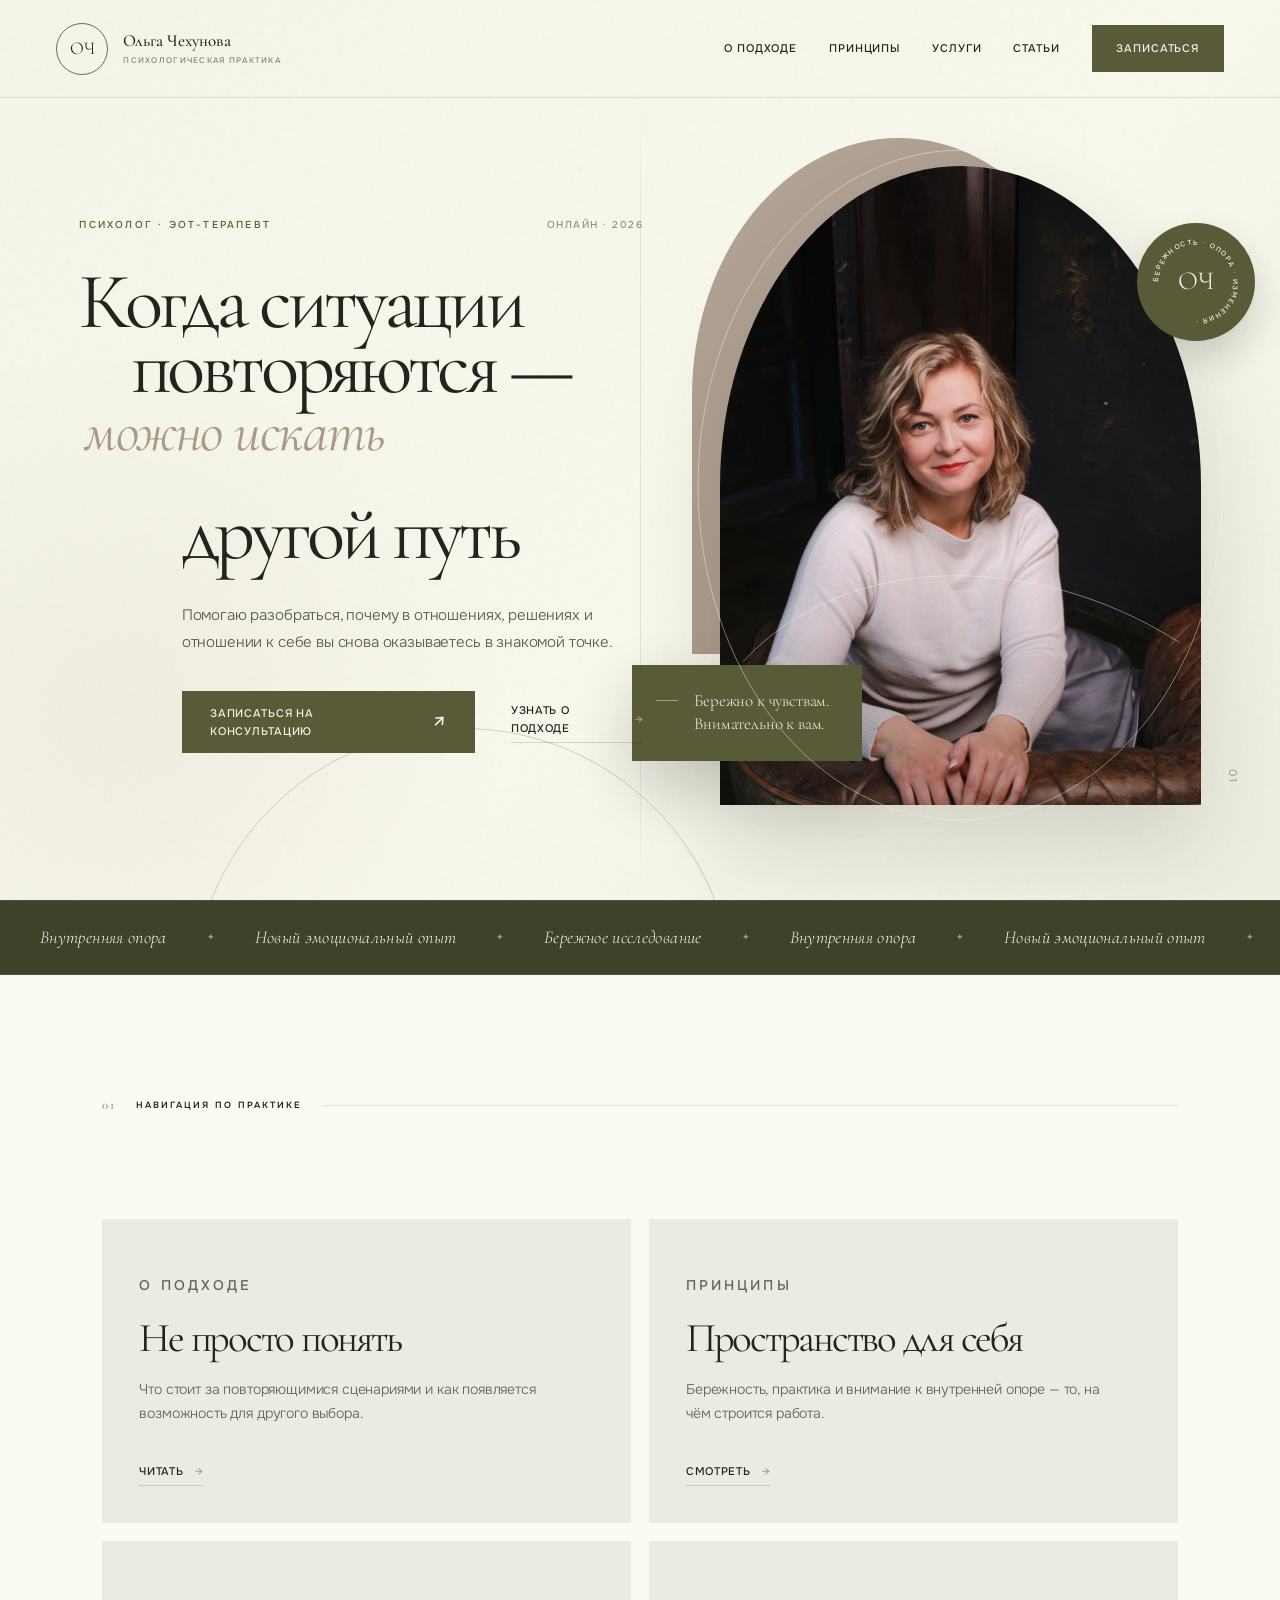
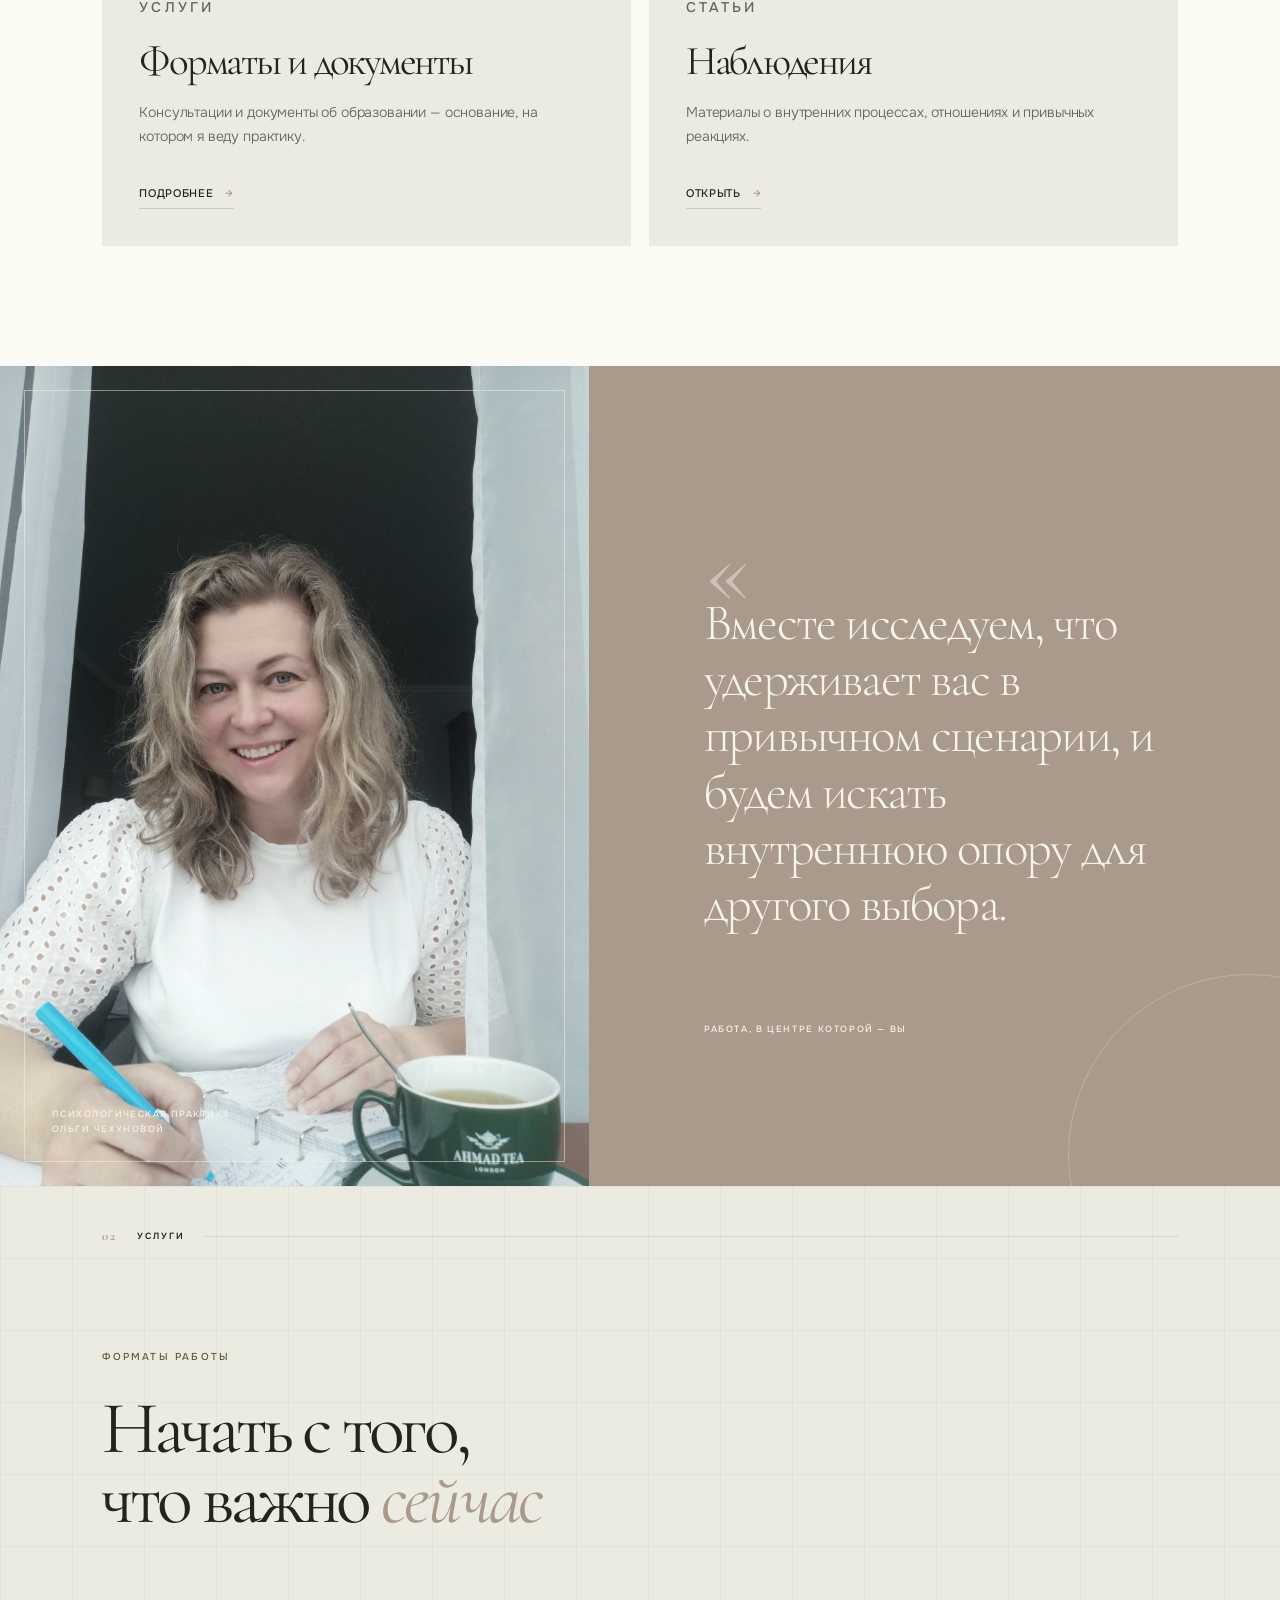
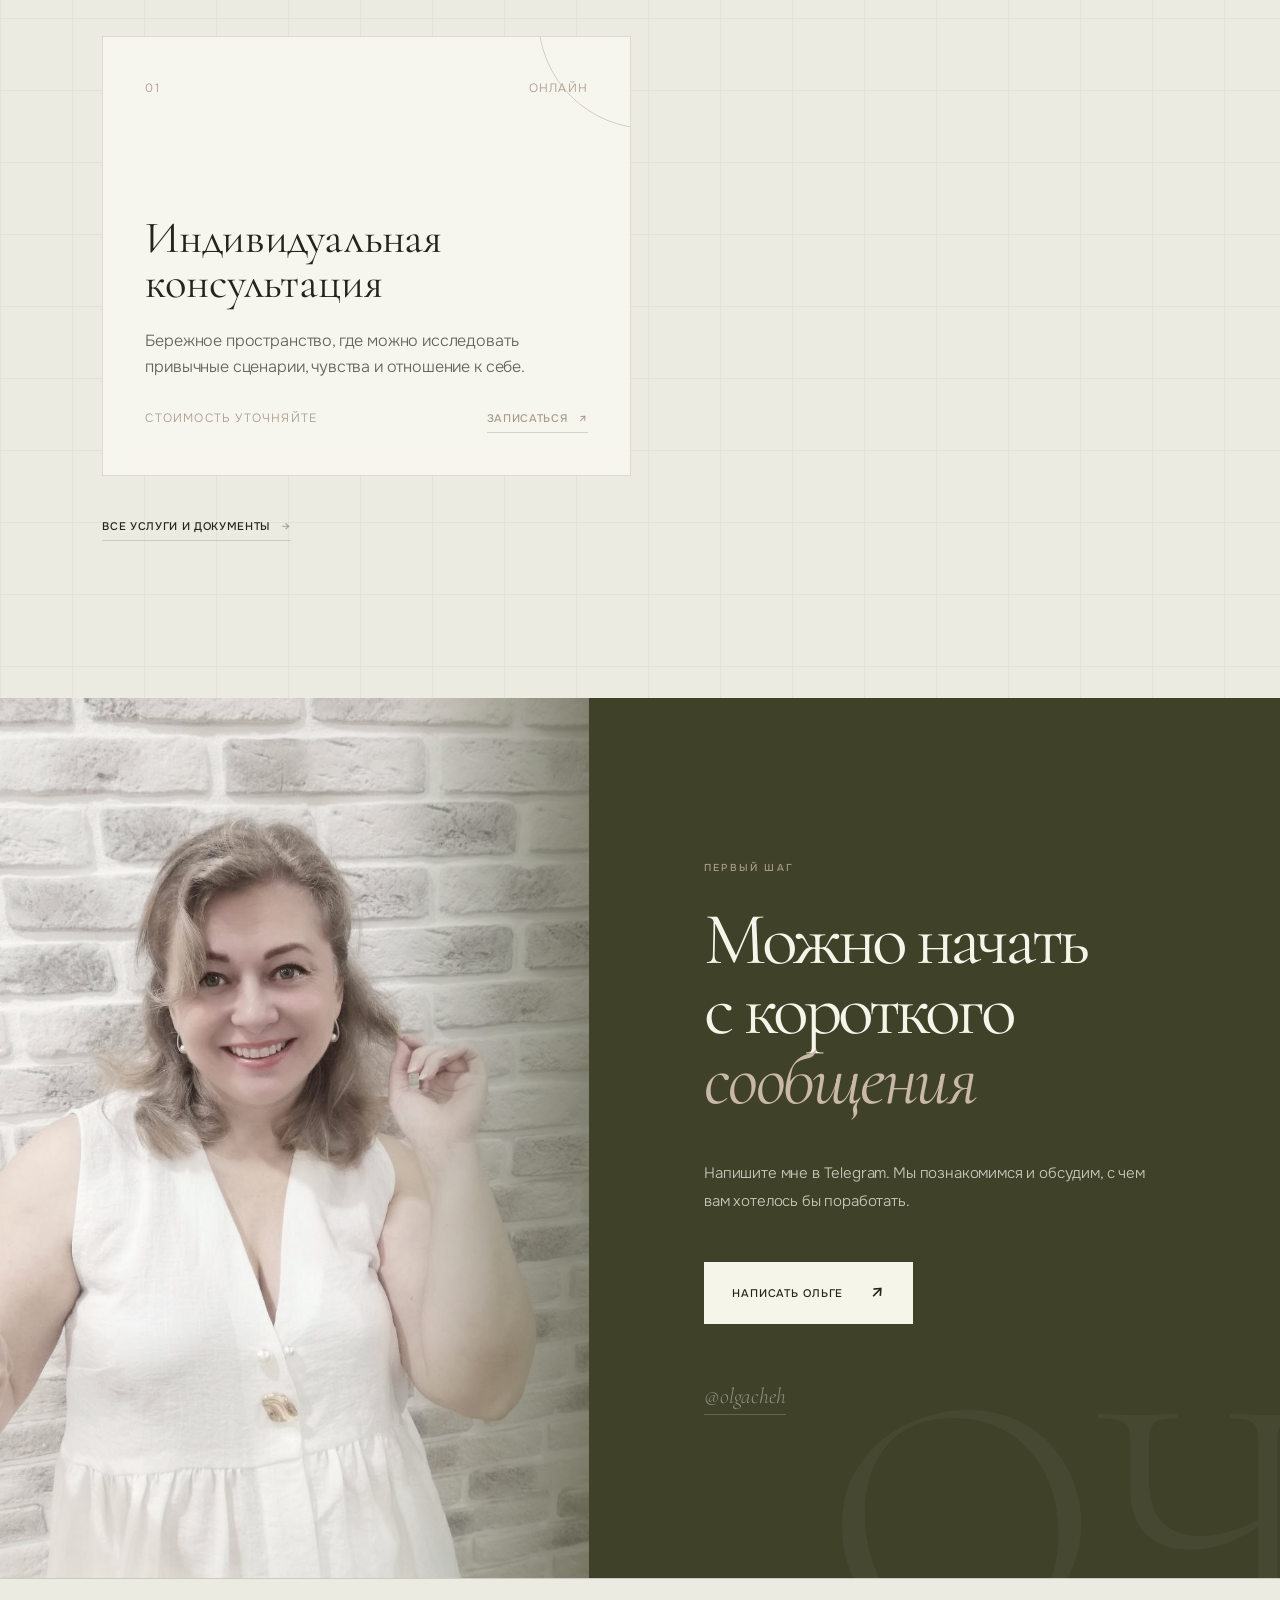
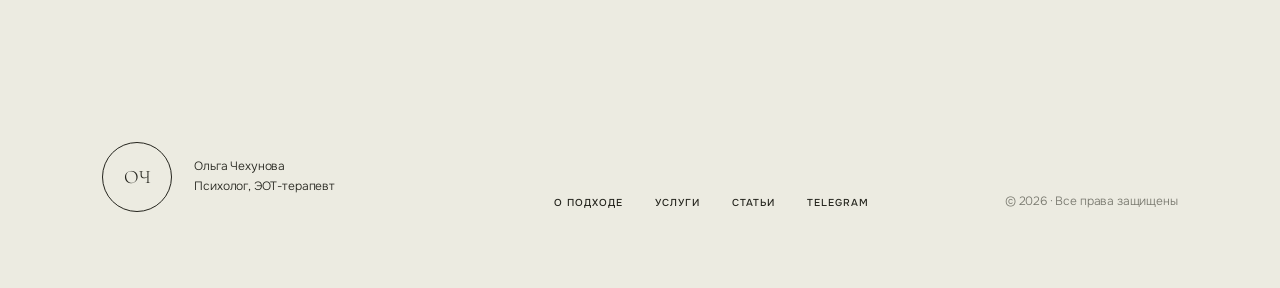
<file: index.html>
<!doctype html>
<html lang="ru">
<head>
  <meta charset="UTF-8">
  <meta name="viewport" content="width=device-width, initial-scale=1.0">
  <title>Ольга Чехунова — психолог, ЭОТ-терапевт</title>
  <meta name="description" content="Ольга Чехунова — психолог и ЭОТ-терапевт. Бережная работа с повторяющимися сценариями, отношением к себе и внутренней опорой. Онлайн-консультации.">
  <meta name="robots" content="index, follow">
  <link rel="canonical" href="https://olgachekhunova.ru/">
  <meta property="og:type" content="website">
  <meta property="og:locale" content="ru_RU">
  <meta property="og:title" content="Ольга Чехунова — психолог, ЭОТ-терапевт">
  <meta property="og:description" content="Когда ситуации повторяются — можно искать другой путь. Бережная психологическая практика.">
  <meta property="og:url" content="https://olgachekhunova.ru/">
  <meta property="og:image" content="https://olgachekhunova.ru/photo_2026-09-24_17-23-22.jpg">
  <meta name="twitter:card" content="summary_large_image">
  <script type="application/ld+json">
  {
    "@context": "https://schema.org",
    "@type": "ProfessionalService",
    "name": "Ольга Чехунова — психологическая практика",
    "description": "Психолог, ЭОТ-терапевт. Индивидуальные онлайн-консультации.",
    "url": "https://olgachekhunova.ru/",
    "image": "https://olgachekhunova.ru/photo_2026-09-24_17-23-22.jpg",
    "telephone": "",
    "sameAs": ["https://t.me/olgacheh"],
    "provider": {
      "@type": "Person",
      "name": "Ольга Чехунова",
      "jobTitle": "Психолог, ЭОТ-терапевт"
    },
    "areaServed": "RU"
  }
  </script>
  <link rel="preconnect" href="https://fonts.googleapis.com">
  <link rel="preconnect" href="https://fonts.gstatic.com" crossorigin>
  <link href="https://fonts.googleapis.com/css2?family=Cormorant+Garamond:ital,wght@0,400;0,500;0,600;1,400&family=Onest:wght@300;400;500;600&display=swap" rel="stylesheet">
  <link rel="stylesheet" href="styles.css">
  <link rel="stylesheet" href="premium.css">
  <link rel="stylesheet" href="pages.css">
</head>
<body data-page="home">
  <div class="page-grain" aria-hidden="true"></div>
  <div class="scroll-progress" aria-hidden="true"><span></span></div>
  <header class="site-header">
    <a class="brand" href="index.html" aria-label="На главную">
      <span class="brand-mark">ОЧ</span>
      <span class="brand-name">Ольга Чехунова<small>Психологическая практика</small></span>
    </a>
    <button class="menu-button" type="button" aria-expanded="false" aria-controls="main-nav">
      <span></span><span></span>
      <span class="sr-only">Открыть меню</span>
    </button>
    <nav class="main-nav" id="main-nav" aria-label="Основное меню">
      <a href="approach.html">О подходе</a>
      <a href="principles.html">Принципы</a>
      <a href="services.html">Услуги</a>
      <a href="articles.html">Статьи</a>
      <a class="nav-cta" href="https://t.me/olgacheh" target="_blank" rel="noopener">Записаться</a>
    </nav>
  </header>

  <main id="top">
    <section class="hero">
      <div class="hero-copy reveal">
        <div class="hero-meta">
          <p class="eyebrow">Психолог · ЭОТ-терапевт</p>
          <p class="hero-place">Онлайн · 2026</p>
        </div>
        <h1><span>Когда ситуации</span><span>повторяются —</span><em>можно искать</em><span>другой путь</span></h1>
        <p class="hero-text">Помогаю разобраться, почему в отношениях, решениях и отношении к себе вы снова оказываетесь в знакомой точке.</p>
        <div class="hero-actions">
          <a class="button button-dark" href="https://t.me/olgacheh" target="_blank" rel="noopener">
            Записаться на консультацию
            <span aria-hidden="true">↗</span>
          </a>
          <a class="text-link" href="approach.html">Узнать о подходе <span>→</span></a>
        </div>
      </div>

      <div class="hero-visual reveal reveal-delay-1">
        <svg class="hero-orbit" viewBox="0 0 600 760" fill="none" aria-hidden="true">
          <ellipse cx="300" cy="380" rx="290" ry="370" stroke="currentColor"/>
          <path d="M60 575C170 455 379 450 542 554" stroke="currentColor"/>
        </svg>
        <div class="hero-shape" aria-hidden="true"></div>
        <figure class="hero-photo">
          <img src="photo_2026-09-24_17-23-22.jpg" alt="Психолог Ольга Чехунова" width="800" height="1000">
        </figure>
        <div class="hero-seal" aria-hidden="true">
          <svg viewBox="0 0 120 120">
            <defs><path id="sealPath" d="M60,60 m-44,0 a44,44 0 1,1 88,0 a44,44 0 1,1 -88,0"/></defs>
            <text><textPath href="#sealPath">БЕРЕЖНОСТЬ · ОПОРА · ИЗМЕНЕНИЯ · </textPath></text>
          </svg>
          <span>ОЧ</span>
        </div>
        <div class="hero-note">
          <span class="note-line"></span>
          <p>Бережно к чувствам.<br>Внимательно к вам.</p>
        </div>
        <span class="hero-index">01</span>
      </div>
    </section>

    <div class="marquee" aria-hidden="true">
      <div class="marquee-track">
        <span>Внутренняя опора</span><i>✦</i><span>Новый эмоциональный опыт</span><i>✦</i><span>Бережное исследование</span><i>✦</i>
        <span>Внутренняя опора</span><i>✦</i><span>Новый эмоциональный опыт</span><i>✦</i><span>Бережное исследование</span><i>✦</i>
      </div>
    </div>

    <section class="home-preview" aria-label="Разделы сайта">
      <div class="section-label reveal">
        <span>01</span>
        <p>Навигация по практике</p>
      </div>
      <div class="preview-grid">
        <a class="preview-card reveal" href="approach.html">
          <div>
            <p class="eyebrow">О подходе</p>
            <h2>Не просто понять</h2>
            <p>Что стоит за повторяющимися сценариями и как появляется возможность для другого выбора.</p>
          </div>
          <span class="text-link">Читать <span>→</span></span>
        </a>
        <a class="preview-card reveal" href="principles.html">
          <div>
            <p class="eyebrow">Принципы</p>
            <h2>Пространство для себя</h2>
            <p>Бережность, практика и внимание к внутренней опоре — то, на чём строится работа.</p>
          </div>
          <span class="text-link">Смотреть <span>→</span></span>
        </a>
        <a class="preview-card reveal" href="services.html">
          <div>
            <p class="eyebrow">Услуги</p>
            <h2>Форматы и документы</h2>
            <p>Консультации и документы об образовании — основание, на котором я веду практику.</p>
          </div>
          <span class="text-link">Подробнее <span>→</span></span>
        </a>
        <a class="preview-card reveal" href="articles.html">
          <div>
            <p class="eyebrow">Статьи</p>
            <h2>Наблюдения</h2>
            <p>Материалы о внутренних процессах, отношениях и привычных реакциях.</p>
          </div>
          <span class="text-link">Открыть <span>→</span></span>
        </a>
      </div>
    </section>

    <section class="portrait-break" aria-label="Ольга за работой">
      <div class="portrait-image reveal">
        <img src="photo_2026-09-24_17-23-39.jpg" alt="Ольга Чехунова за работой" width="900" height="1100">
        <span class="portrait-caption">Психологическая практика<br>Ольги Чехуновой</span>
      </div>
      <blockquote class="reveal reveal-delay-1">
        <span class="quote-mark">«</span>
        <p>Вместе исследуем, что удерживает вас в привычном сценарии, и будем искать внутреннюю опору для другого выбора.</p>
        <span class="quote-caption">Работа, в центре которой — вы</span>
      </blockquote>
    </section>

    <section class="services section home-services" aria-labelledby="home-services-title">
      <div class="section-label reveal">
        <span>02</span>
        <p>Услуги</p>
      </div>
      <div class="section-heading reveal">
        <p class="eyebrow">Форматы работы</p>
        <h2 id="home-services-title">Начать с того,<br>что важно <em>сейчас</em></h2>
      </div>
      <div class="service-grid" id="service-list"></div>
      <p style="margin-top:36px">
        <a class="text-link reveal" href="services.html">Все услуги и документы <span>→</span></a>
      </p>
    </section>

    <section class="contact">
      <div class="contact-photo reveal">
        <img src="photo_2026-09-24_17-23-47.jpg" alt="Ольга Чехунова" width="800" height="1000">
      </div>
      <div class="contact-copy reveal reveal-delay-1">
        <p class="eyebrow">Первый шаг</p>
        <h2>Можно начать<br>с короткого<br><em>сообщения</em></h2>
        <p>Напишите мне в Telegram. Мы познакомимся и обсудим, с чем вам хотелось бы поработать.</p>
        <a class="button button-light" href="https://t.me/olgacheh" target="_blank" rel="noopener">
          Написать Ольге
          <span aria-hidden="true">↗</span>
        </a>
        <a class="contact-handle" href="https://t.me/olgacheh" target="_blank" rel="noopener">@olgacheh</a>
      </div>
    </section>
  </main>

  <footer class="site-footer">
    <div>
      <span class="footer-monogram">ОЧ</span>
      <p>Ольга Чехунова<br>Психолог, ЭОТ-терапевт</p>
    </div>
    <div class="footer-links">
      <a href="approach.html">О подходе</a>
      <a href="services.html">Услуги</a>
      <a href="articles.html">Статьи</a>
      <a href="https://t.me/olgacheh" target="_blank" rel="noopener">Telegram</a>
    </div>
    <p class="footer-copy">© <span id="year"></span> · Все права защищены</p>
  </footer>

  <script src="app.js"></script>
</body>
</html>
</file>
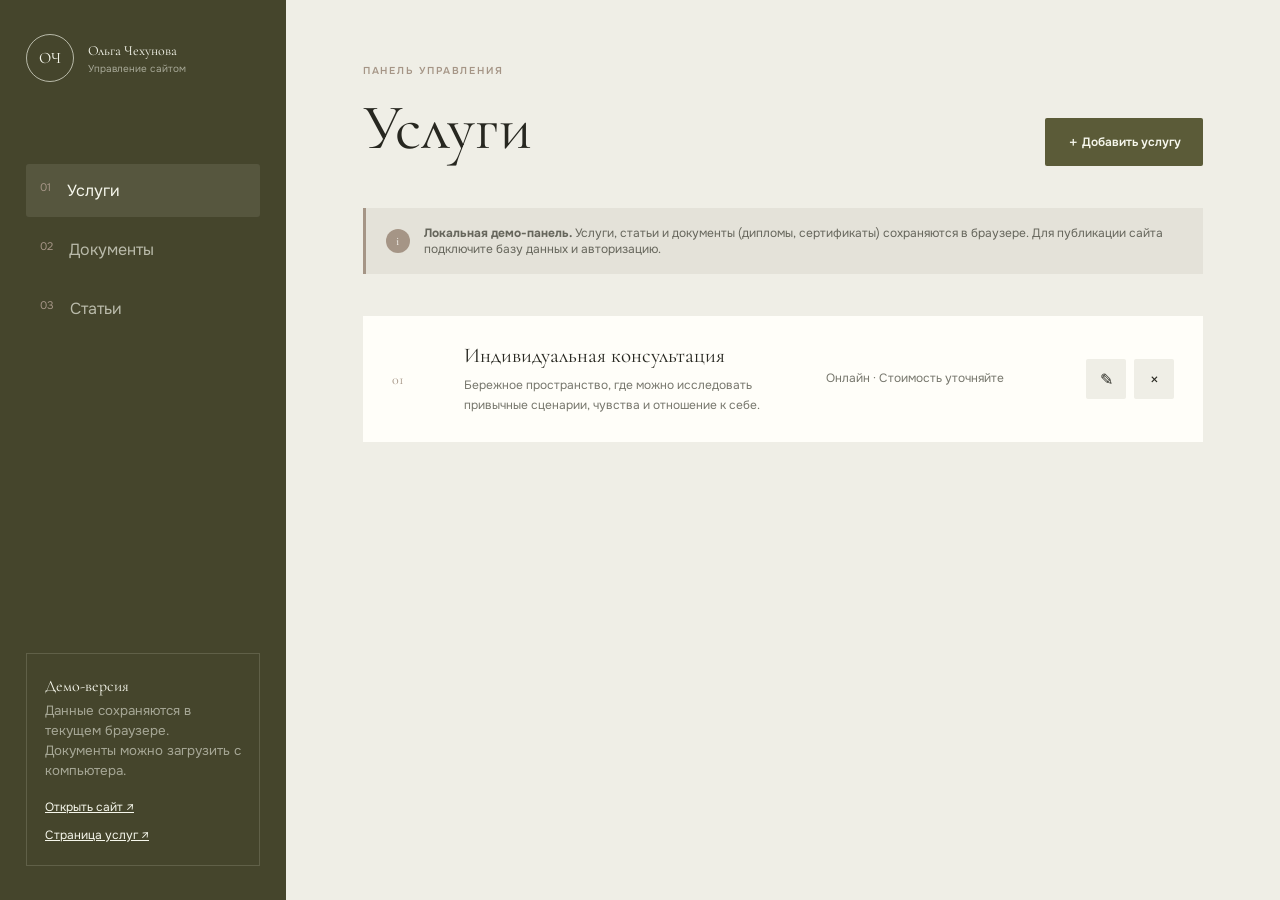
<file: admin.html>
<!doctype html>
<html lang="ru">
<head>
  <meta charset="UTF-8">
  <meta name="viewport" content="width=device-width, initial-scale=1.0">
  <meta name="robots" content="noindex, nofollow">
  <title>Управление сайтом — Ольга Чехунова</title>
  <link rel="preconnect" href="https://fonts.googleapis.com">
  <link rel="preconnect" href="https://fonts.gstatic.com" crossorigin>
  <link href="https://fonts.googleapis.com/css2?family=Cormorant+Garamond:ital,wght@0,400;0,500;1,400&family=Onest:wght@300;400;500;600&display=swap" rel="stylesheet">
  <link rel="stylesheet" href="admin.css">
</head>
<body>
  <aside class="sidebar">
    <a class="admin-brand" href="index.html">
      <span>ОЧ</span>
      <div>
        <strong>Ольга Чехунова</strong>
        <small>Управление сайтом</small>
      </div>
    </a>
    <nav>
      <button class="nav-item active" type="button" data-section="services">
        <span>01</span> Услуги
      </button>
      <button class="nav-item" type="button" data-section="credentials">
        <span>02</span> Документы
      </button>
      <button class="nav-item" type="button" data-section="articles">
        <span>03</span> Статьи
      </button>
    </nav>
    <div class="sidebar-bottom">
      <p>Демо-версия</p>
      <small>Данные сохраняются в текущем браузере. Документы можно загрузить с компьютера.</small>
      <a href="index.html" target="_blank">Открыть сайт ↗</a>
      <a href="services.html" target="_blank">Страница услуг ↗</a>
    </div>
  </aside>

  <main class="admin-main">
    <header class="admin-header">
      <div>
        <p class="eyebrow">Панель управления</p>
        <h1 id="page-title">Услуги</h1>
      </div>
      <button class="primary-button" id="add-button" type="button">＋ Добавить услугу</button>
    </header>

    <section class="notice">
      <span>i</span>
      <p><strong>Локальная демо-панель.</strong> Услуги, статьи и документы (дипломы, сертификаты) сохраняются в браузере. Для публикации сайта подключите базу данных и авторизацию.</p>
    </section>

    <section class="content-list" id="content-list" aria-live="polite"></section>
  </main>

  <dialog class="editor-dialog" id="editor-dialog">
    <form method="dialog" id="editor-form">
      <div class="dialog-header">
        <div>
          <p class="eyebrow">Редактор</p>
          <h2 id="dialog-title">Новая услуга</h2>
        </div>
        <button class="close-button" type="button" id="close-dialog" aria-label="Закрыть">×</button>
      </div>
      <div id="form-fields"></div>
      <div class="dialog-actions">
        <button class="secondary-button" type="button" id="cancel-dialog">Отмена</button>
        <button class="primary-button" type="submit">Сохранить</button>
      </div>
    </form>
  </dialog>

  <div class="toast" id="toast" role="status">Изменения сохранены</div>
  <script src="admin.js"></script>
</body>
</html>
</file>
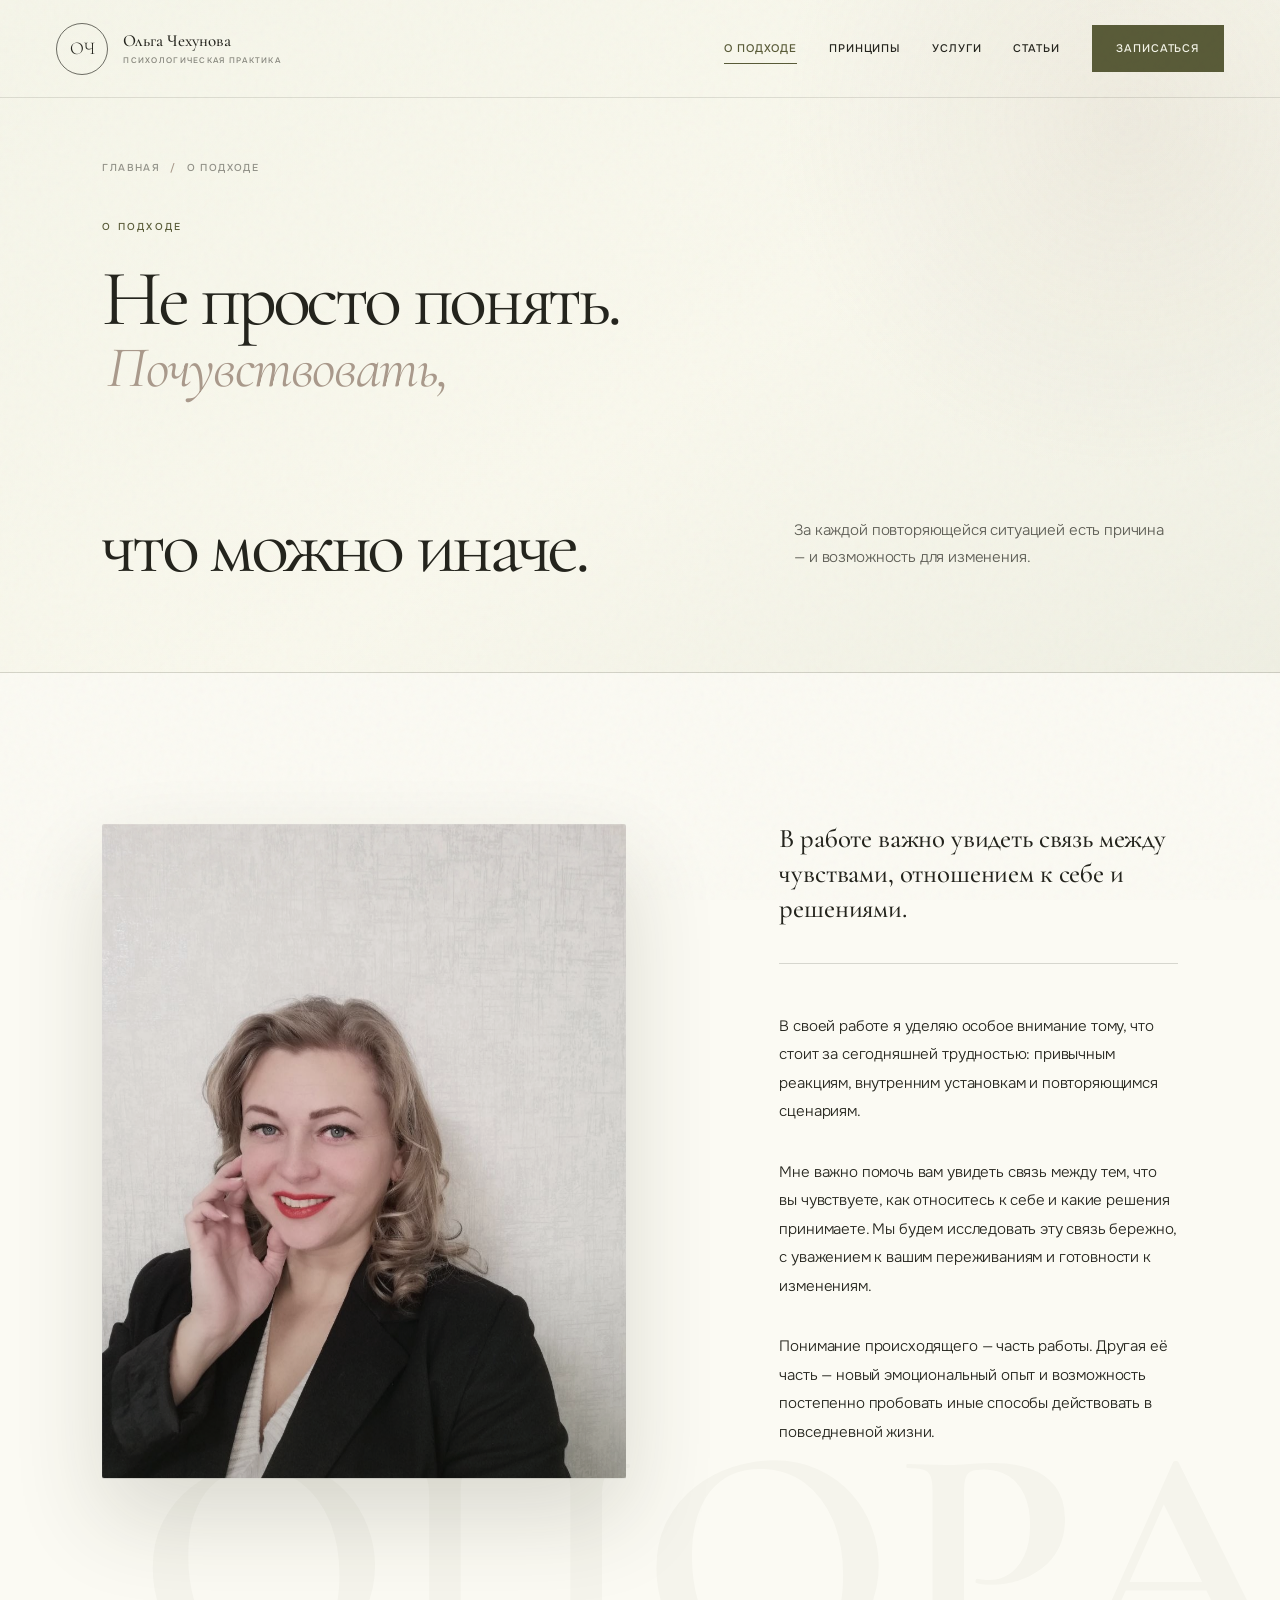
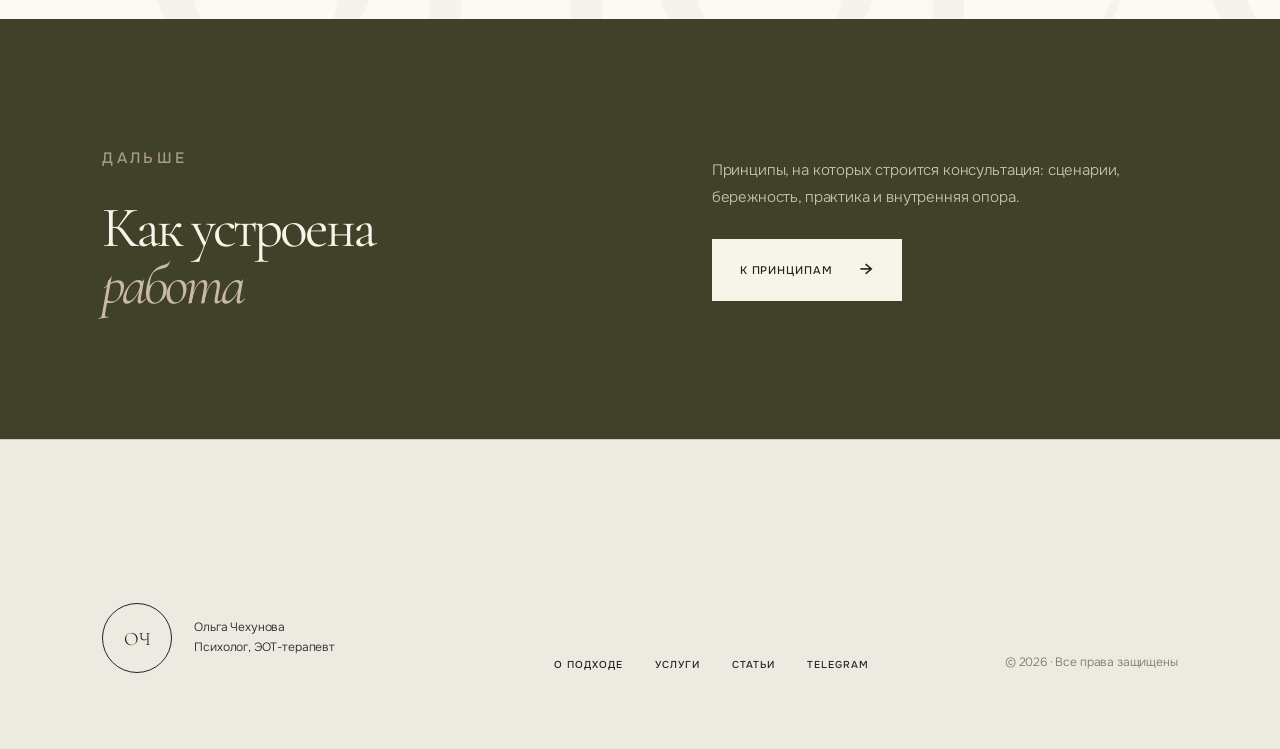
<file: approach.html>
<!doctype html>
<html lang="ru">
<head>
  <meta charset="UTF-8">
  <meta name="viewport" content="width=device-width, initial-scale=1.0">
  <title>О подходе — Ольга Чехунова, психолог</title>
  <meta name="description" content="Как проходит работа с психологом Ольгой Чехуновой: внимание к повторяющимся сценариям, бережное исследование переживаний и переход от понимания к новому опыту.">
  <meta name="robots" content="index, follow">
  <link rel="canonical" href="https://olgachekhunova.ru/approach.html">
  <meta property="og:type" content="website">
  <meta property="og:locale" content="ru_RU">
  <meta property="og:title" content="О подходе — Ольга Чехунова">
  <meta property="og:description" content="Не просто понять. Почувствовать, что можно иначе — о методе работы психолога Ольги Чехуновой.">
  <meta property="og:url" content="https://olgachekhunova.ru/approach.html">
  <meta property="og:image" content="https://olgachekhunova.ru/photo_2026-09-24_17-23-33.jpg">
  <meta name="twitter:card" content="summary_large_image">
  <script type="application/ld+json">
  {
    "@context": "https://schema.org",
    "@type": "WebPage",
    "name": "О подходе",
    "description": "Описание подхода психолога Ольги Чехуновой к работе с клиентами.",
    "url": "https://olgachekhunova.ru/approach.html",
    "isPartOf": { "@type": "WebSite", "name": "Ольга Чехунова", "url": "https://olgachekhunova.ru/" },
    "about": { "@type": "Person", "name": "Ольга Чехунова", "jobTitle": "Психолог, ЭОТ-терапевт" }
  }
  </script>
  <link rel="preconnect" href="https://fonts.googleapis.com">
  <link rel="preconnect" href="https://fonts.gstatic.com" crossorigin>
  <link href="https://fonts.googleapis.com/css2?family=Cormorant+Garamond:ital,wght@0,400;0,500;0,600;1,400&family=Onest:wght@300;400;500;600&display=swap" rel="stylesheet">
  <link rel="stylesheet" href="styles.css">
  <link rel="stylesheet" href="premium.css">
  <link rel="stylesheet" href="pages.css">
</head>
<body data-page="approach">
  <div class="page-grain" aria-hidden="true"></div>
  <div class="scroll-progress" aria-hidden="true"><span></span></div>
  <header class="site-header">
    <a class="brand" href="index.html" aria-label="На главную">
      <span class="brand-mark">ОЧ</span>
      <span class="brand-name">Ольга Чехунова<small>Психологическая практика</small></span>
    </a>
    <button class="menu-button" type="button" aria-expanded="false" aria-controls="main-nav">
      <span></span><span></span>
      <span class="sr-only">Открыть меню</span>
    </button>
    <nav class="main-nav" id="main-nav" aria-label="Основное меню">
      <a class="is-active" href="approach.html" aria-current="page">О подходе</a>
      <a href="principles.html">Принципы</a>
      <a href="services.html">Услуги</a>
      <a href="articles.html">Статьи</a>
      <a class="nav-cta" href="https://t.me/olgacheh" target="_blank" rel="noopener">Записаться</a>
    </nav>
  </header>

  <main>
    <header class="page-hero">
      <nav class="breadcrumb" aria-label="Хлебные крошки">
        <a href="index.html">Главная</a>
        <span aria-hidden="true">/</span>
        <span>О подходе</span>
      </nav>
      <div class="page-hero-grid">
        <div class="reveal">
          <p class="eyebrow">О подходе</p>
          <h1>Не просто понять.<br><em>Почувствовать,</em><br>что можно иначе.</h1>
        </div>
        <div class="page-hero-aside reveal reveal-delay-1">
          <p>За каждой повторяющейся ситуацией есть причина — и возможность для изменения.</p>
        </div>
      </div>
    </header>

    <section class="intro section">
      <div class="intro-content">
        <div class="intro-title reveal">
          <figure class="hero-photo" style="height:auto;border-radius:2px;aspect-ratio:4/5;overflow:hidden">
            <img src="photo_2026-09-24_17-23-33.jpg" alt="Ольга Чехунова" width="700" height="900" style="height:100%;object-fit:cover">
          </figure>
        </div>
        <div class="intro-text reveal reveal-delay-1">
          <p class="intro-lead">В работе важно увидеть связь между чувствами, отношением к себе и решениями.</p>
          <p>В своей работе я уделяю особое внимание тому, что стоит за сегодняшней трудностью: привычным реакциям, внутренним установкам и повторяющимся сценариям.</p>
          <p>Мне важно помочь вам увидеть связь между тем, что вы чувствуете, как относитесь к себе и какие решения принимаете. Мы будем исследовать эту связь бережно, с уважением к вашим переживаниям и готовности к изменениям.</p>
          <p>Понимание происходящего — часть работы. Другая её часть — новый эмоциональный опыт и возможность постепенно пробовать иные способы действовать в повседневной жизни.</p>
        </div>
      </div>
    </section>

    <section class="page-cta">
      <div class="reveal">
        <p class="eyebrow" style="color:var(--taupe)">Дальше</p>
        <h2>Как устроена<br><em>работа</em></h2>
      </div>
      <div class="reveal reveal-delay-1">
        <p>Принципы, на которых строится консультация: сценарии, бережность, практика и внутренняя опора.</p>
        <a class="button button-light" href="principles.html">К принципам <span>→</span></a>
      </div>
    </section>
  </main>

  <footer class="site-footer">
    <div>
      <span class="footer-monogram">ОЧ</span>
      <p>Ольга Чехунова<br>Психолог, ЭОТ-терапевт</p>
    </div>
    <div class="footer-links">
      <a href="approach.html">О подходе</a>
      <a href="services.html">Услуги</a>
      <a href="articles.html">Статьи</a>
      <a href="https://t.me/olgacheh" target="_blank" rel="noopener">Telegram</a>
    </div>
    <p class="footer-copy">© <span id="year"></span> · Все права защищены</p>
  </footer>

  <script src="app.js"></script>
</body>
</html>
</file>
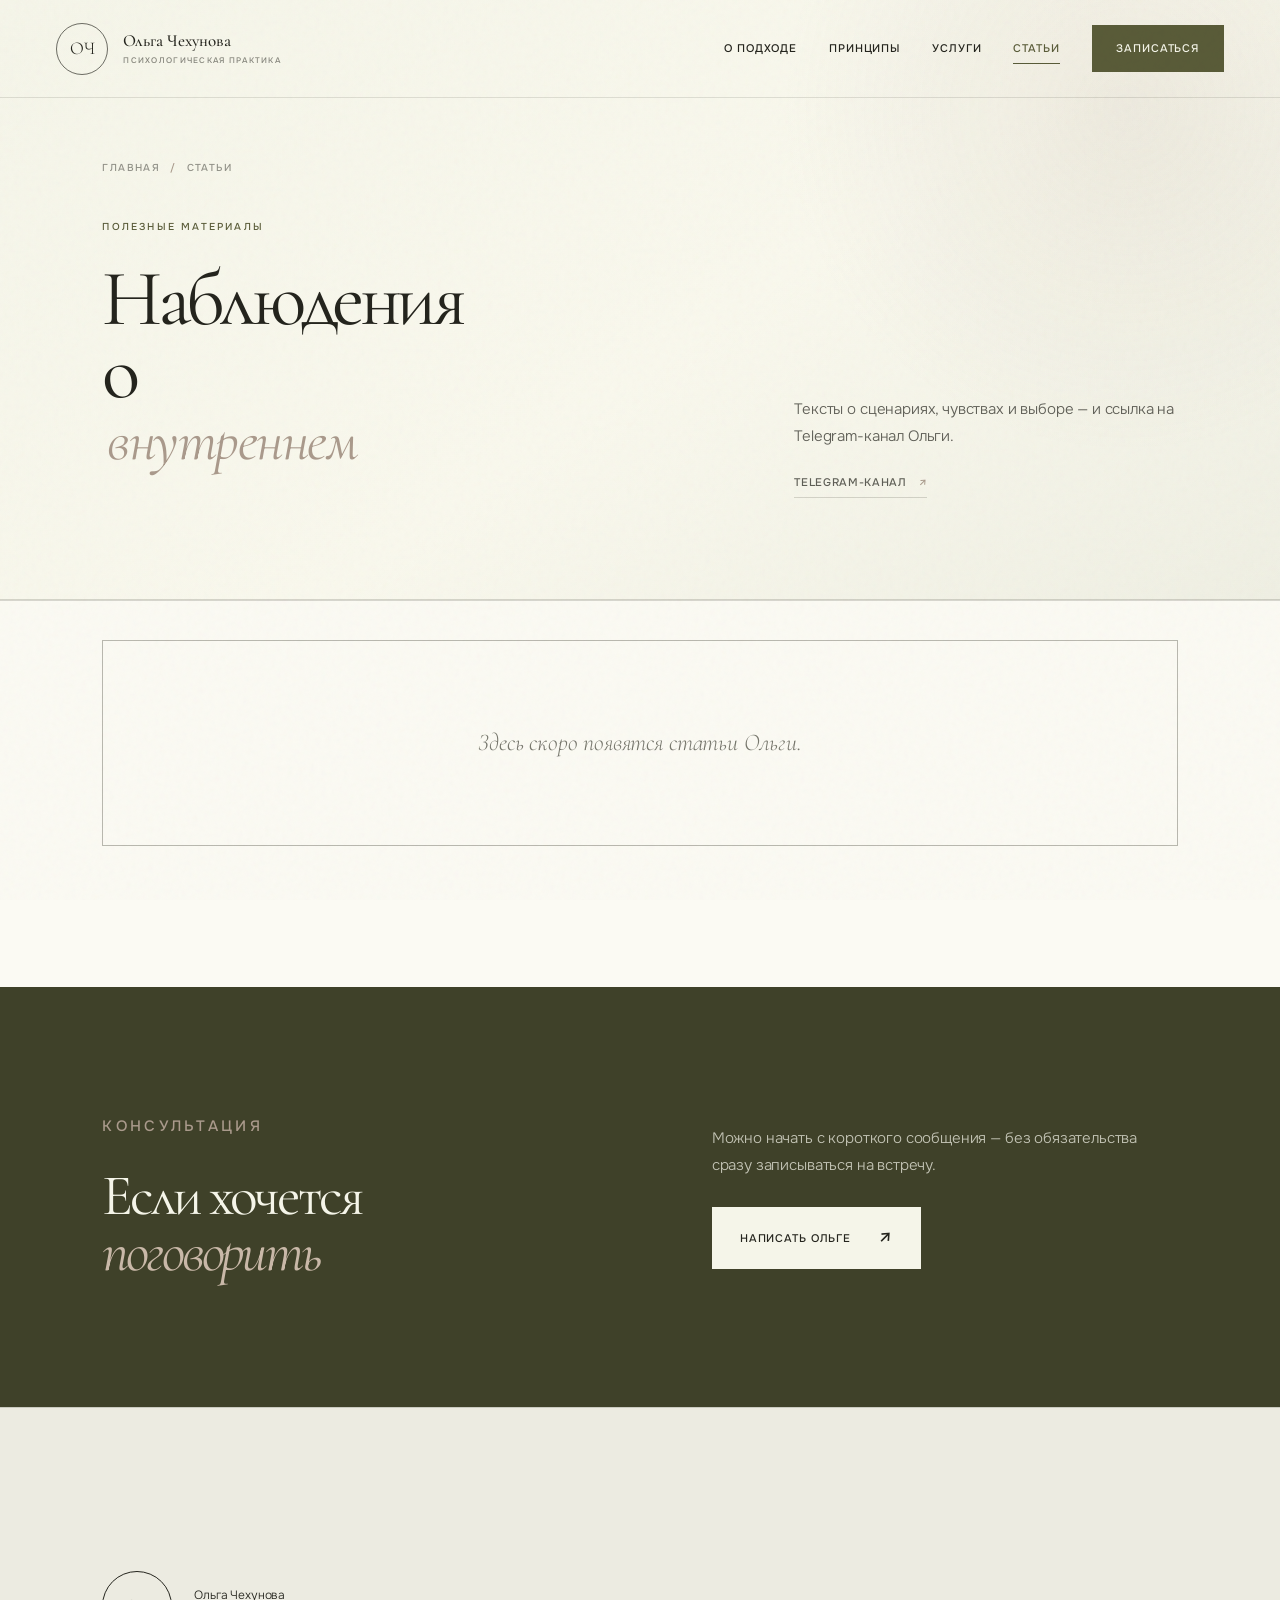
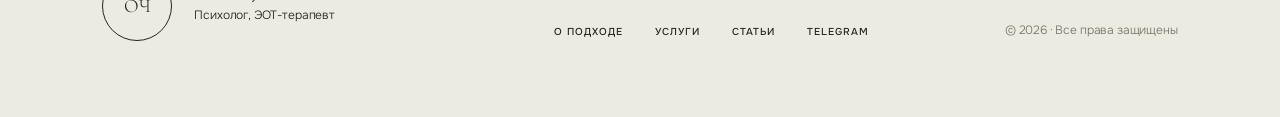
<file: articles.html>
<!doctype html>
<html lang="ru">
<head>
  <meta charset="UTF-8">
  <meta name="viewport" content="width=device-width, initial-scale=1.0">
  <title>Статьи — Ольга Чехунова, психолог</title>
  <meta name="description" content="Статьи и наблюдения психолога Ольги Чехуновой о повторяющихся сценариях, отношениях, отношении к себе и внутренней опоре.">
  <meta name="robots" content="index, follow">
  <link rel="canonical" href="https://olgachekhunova.ru/articles.html">
  <meta property="og:type" content="website">
  <meta property="og:locale" content="ru_RU">
  <meta property="og:title" content="Статьи — Ольга Чехунова">
  <meta property="og:description" content="Наблюдения о внутреннем: материалы психологической практики Ольги Чехуновой.">
  <meta property="og:url" content="https://olgachekhunova.ru/articles.html">
  <meta property="og:image" content="https://olgachekhunova.ru/photo_2026-09-24_17-23-47.jpg">
  <meta name="twitter:card" content="summary_large_image">
  <script type="application/ld+json">
  {
    "@context": "https://schema.org",
    "@type": "CollectionPage",
    "name": "Статьи",
    "description": "Статьи и материалы психолога Ольги Чехуновой.",
    "url": "https://olgachekhunova.ru/articles.html",
    "isPartOf": { "@type": "WebSite", "name": "Ольга Чехунова", "url": "https://olgachekhunova.ru/" },
    "author": { "@type": "Person", "name": "Ольга Чехунова" }
  }
  </script>
  <link rel="preconnect" href="https://fonts.googleapis.com">
  <link rel="preconnect" href="https://fonts.gstatic.com" crossorigin>
  <link href="https://fonts.googleapis.com/css2?family=Cormorant+Garamond:ital,wght@0,400;0,500;0,600;1,400&family=Onest:wght@300;400;500;600&display=swap" rel="stylesheet">
  <link rel="stylesheet" href="styles.css">
  <link rel="stylesheet" href="premium.css">
  <link rel="stylesheet" href="pages.css">
</head>
<body data-page="articles">
  <div class="page-grain" aria-hidden="true"></div>
  <div class="scroll-progress" aria-hidden="true"><span></span></div>
  <header class="site-header">
    <a class="brand" href="index.html" aria-label="На главную">
      <span class="brand-mark">ОЧ</span>
      <span class="brand-name">Ольга Чехунова<small>Психологическая практика</small></span>
    </a>
    <button class="menu-button" type="button" aria-expanded="false" aria-controls="main-nav">
      <span></span><span></span>
      <span class="sr-only">Открыть меню</span>
    </button>
    <nav class="main-nav" id="main-nav" aria-label="Основное меню">
      <a href="approach.html">О подходе</a>
      <a href="principles.html">Принципы</a>
      <a href="services.html">Услуги</a>
      <a class="is-active" href="articles.html" aria-current="page">Статьи</a>
      <a class="nav-cta" href="https://t.me/olgacheh" target="_blank" rel="noopener">Записаться</a>
    </nav>
  </header>

  <main>
    <header class="page-hero">
      <nav class="breadcrumb" aria-label="Хлебные крошки">
        <a href="index.html">Главная</a>
        <span aria-hidden="true">/</span>
        <span>Статьи</span>
      </nav>
      <div class="page-hero-grid">
        <div class="reveal">
          <p class="eyebrow">Полезные материалы</p>
          <h1>Наблюдения<br>о <em>внутреннем</em></h1>
        </div>
        <div class="page-hero-aside reveal reveal-delay-1">
          <p>Тексты о сценариях, чувствах и выборе — и ссылка на Telegram-канал Ольги.</p>
          <p style="margin-top:18px">
            <a class="text-link" href="https://t.me/olgacheh" target="_blank" rel="noopener">Telegram-канал <span>↗</span></a>
          </p>
        </div>
      </div>
    </header>

    <section class="articles section home-articles" aria-labelledby="articles-title">
      <h2 id="articles-title" class="sr-only">Список статей</h2>
      <div class="article-grid" id="article-list"></div>
    </section>

    <section class="page-cta">
      <div class="reveal">
        <p class="eyebrow" style="color:var(--taupe)">Консультация</p>
        <h2>Если хочется<br><em>поговорить</em></h2>
      </div>
      <div class="reveal reveal-delay-1">
        <p>Можно начать с короткого сообщения — без обязательства сразу записываться на встречу.</p>
        <a class="button button-light" href="https://t.me/olgacheh" target="_blank" rel="noopener">Написать Ольге <span>↗</span></a>
      </div>
    </section>
  </main>

  <footer class="site-footer">
    <div>
      <span class="footer-monogram">ОЧ</span>
      <p>Ольга Чехунова<br>Психолог, ЭОТ-терапевт</p>
    </div>
    <div class="footer-links">
      <a href="approach.html">О подходе</a>
      <a href="services.html">Услуги</a>
      <a href="articles.html">Статьи</a>
      <a href="https://t.me/olgacheh" target="_blank" rel="noopener">Telegram</a>
    </div>
    <p class="footer-copy">© <span id="year"></span> · Все права защищены</p>
  </footer>

  <script src="app.js"></script>
</body>
</html>
</file>
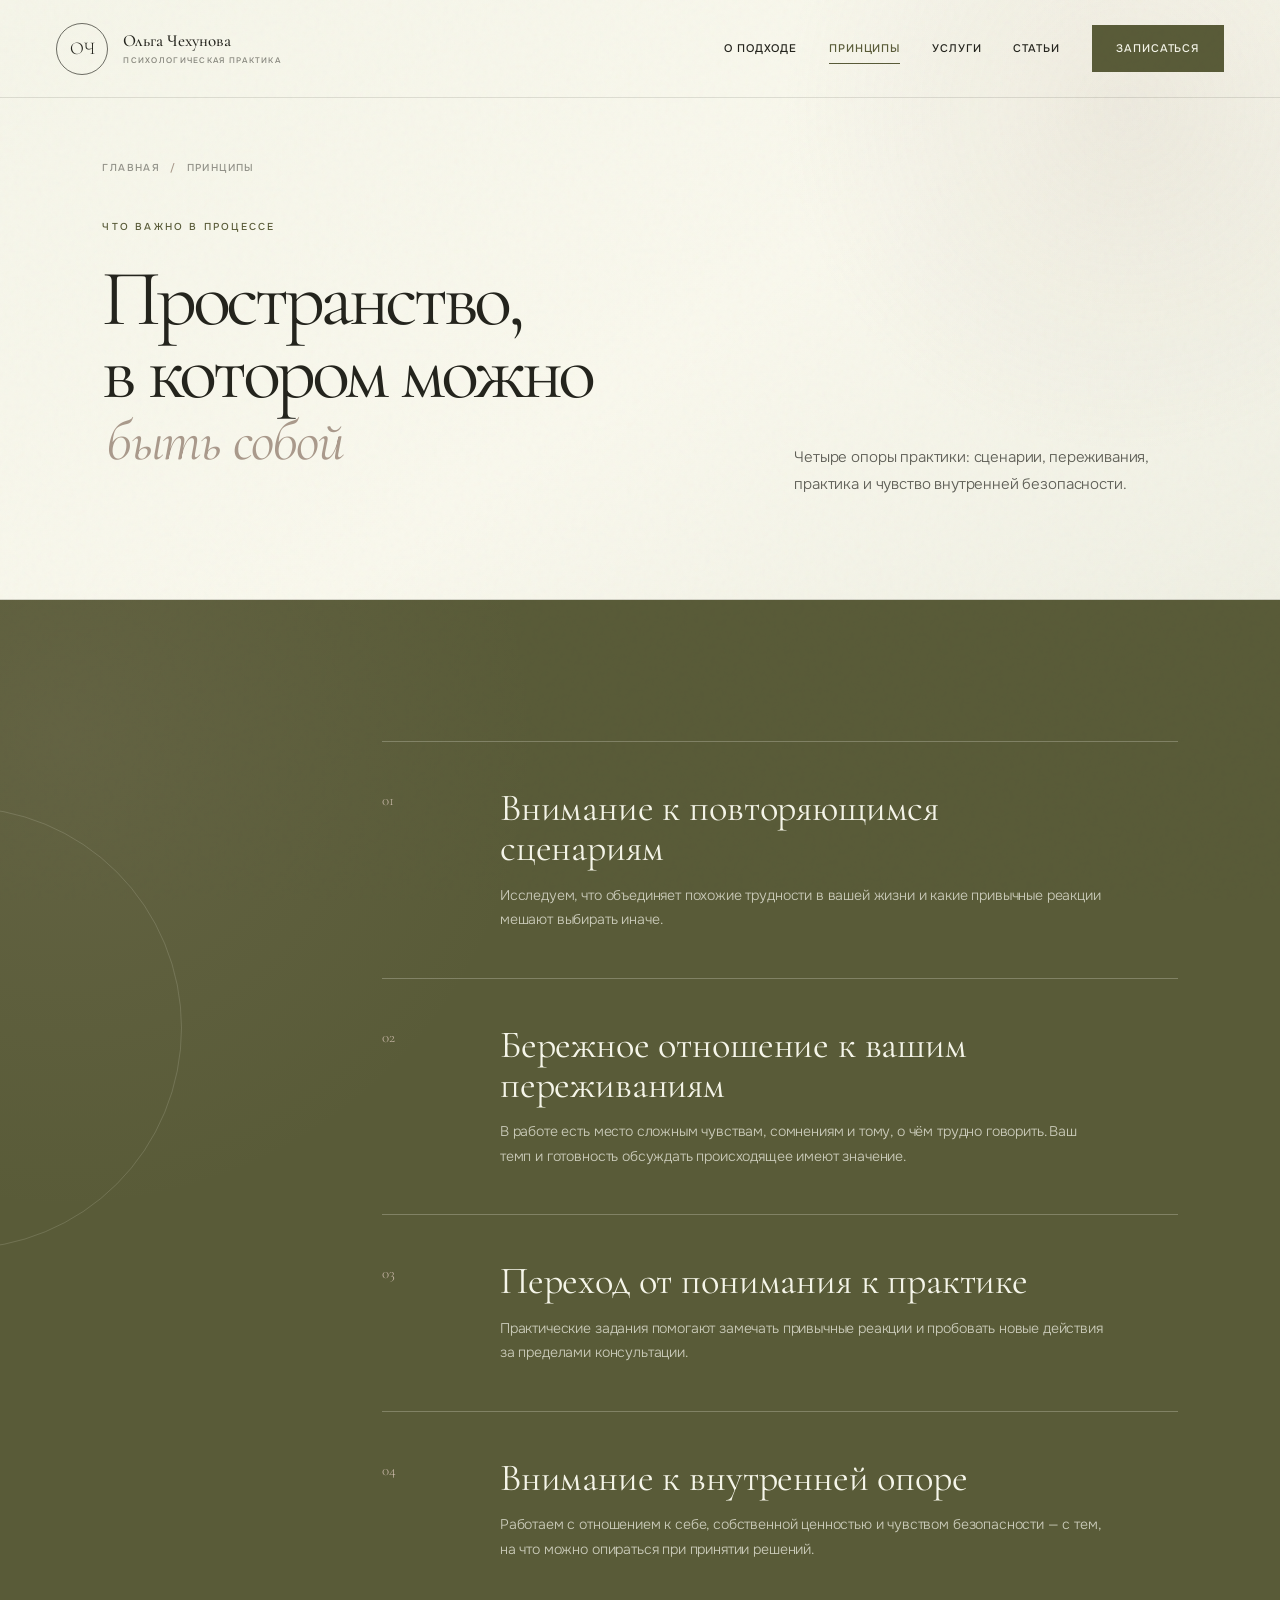
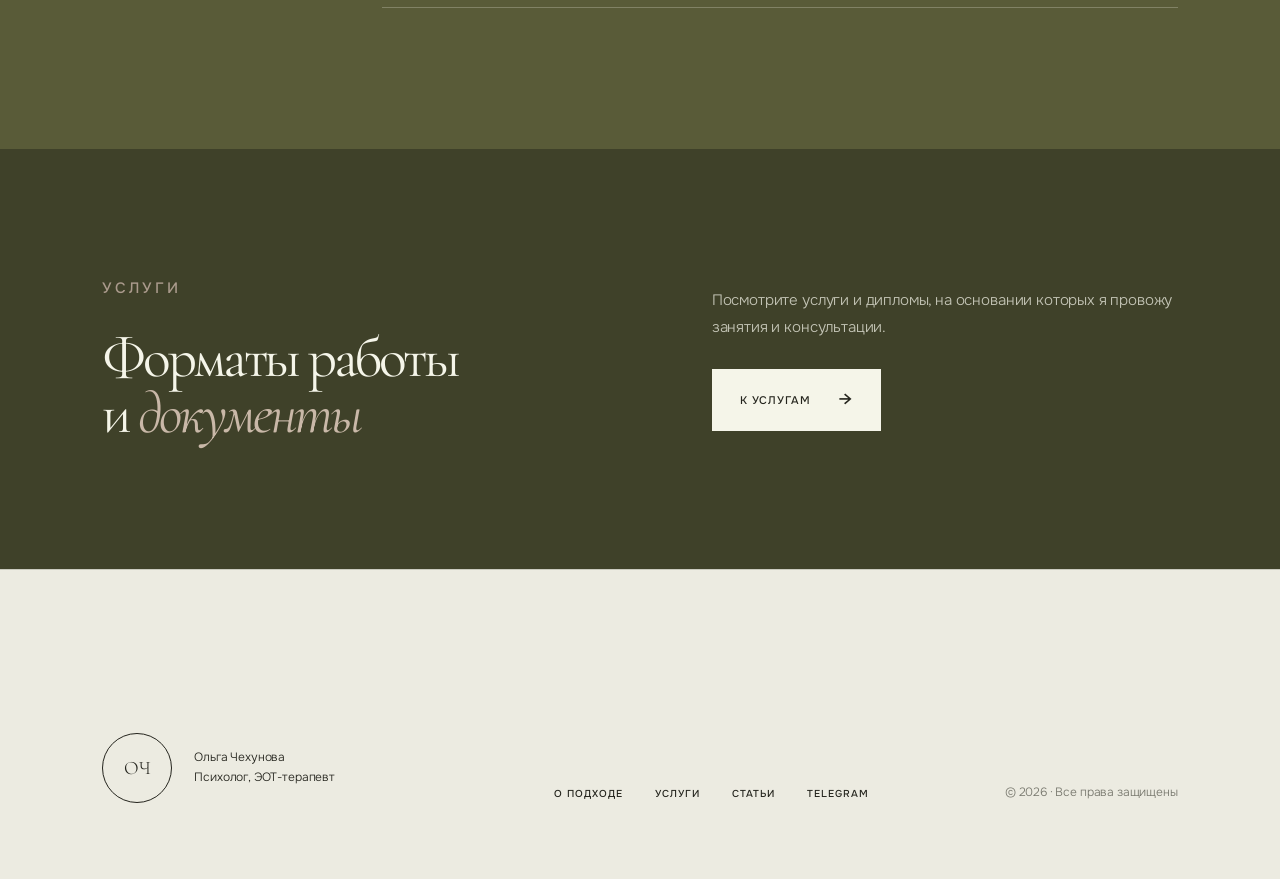
<file: principles.html>
<!doctype html>
<html lang="ru">
<head>
  <meta charset="UTF-8">
  <meta name="viewport" content="width=device-width, initial-scale=1.0">
  <title>Принципы работы — Ольга Чехунова, психолог</title>
  <meta name="description" content="Принципы психологической работы Ольги Чехуновой: внимание к сценариям, бережное отношение к переживаниям, практика и внутренняя опора.">
  <meta name="robots" content="index, follow">
  <link rel="canonical" href="https://olgachekhunova.ru/principles.html">
  <meta property="og:type" content="website">
  <meta property="og:locale" content="ru_RU">
  <meta property="og:title" content="Принципы работы — Ольга Чехунова">
  <meta property="og:description" content="Пространство, в котором можно быть собой — принципы бережной психологической практики.">
  <meta property="og:url" content="https://olgachekhunova.ru/principles.html">
  <meta property="og:image" content="https://olgachekhunova.ru/photo_2026-09-24_17-23-25.jpg">
  <meta name="twitter:card" content="summary_large_image">
  <script type="application/ld+json">
  {
    "@context": "https://schema.org",
    "@type": "WebPage",
    "name": "Принципы работы",
    "description": "Принципы психологической практики Ольги Чехуновой.",
    "url": "https://olgachekhunova.ru/principles.html",
    "isPartOf": { "@type": "WebSite", "name": "Ольга Чехунова", "url": "https://olgachekhunova.ru/" }
  }
  </script>
  <link rel="preconnect" href="https://fonts.googleapis.com">
  <link rel="preconnect" href="https://fonts.gstatic.com" crossorigin>
  <link href="https://fonts.googleapis.com/css2?family=Cormorant+Garamond:ital,wght@0,400;0,500;0,600;1,400&family=Onest:wght@300;400;500;600&display=swap" rel="stylesheet">
  <link rel="stylesheet" href="styles.css">
  <link rel="stylesheet" href="premium.css">
  <link rel="stylesheet" href="pages.css">
</head>
<body data-page="principles">
  <div class="page-grain" aria-hidden="true"></div>
  <div class="scroll-progress" aria-hidden="true"><span></span></div>
  <header class="site-header">
    <a class="brand" href="index.html" aria-label="На главную">
      <span class="brand-mark">ОЧ</span>
      <span class="brand-name">Ольга Чехунова<small>Психологическая практика</small></span>
    </a>
    <button class="menu-button" type="button" aria-expanded="false" aria-controls="main-nav">
      <span></span><span></span>
      <span class="sr-only">Открыть меню</span>
    </button>
    <nav class="main-nav" id="main-nav" aria-label="Основное меню">
      <a href="approach.html">О подходе</a>
      <a class="is-active" href="principles.html" aria-current="page">Принципы</a>
      <a href="services.html">Услуги</a>
      <a href="articles.html">Статьи</a>
      <a class="nav-cta" href="https://t.me/olgacheh" target="_blank" rel="noopener">Записаться</a>
    </nav>
  </header>

  <main>
    <header class="page-hero">
      <nav class="breadcrumb" aria-label="Хлебные крошки">
        <a href="index.html">Главная</a>
        <span aria-hidden="true">/</span>
        <span>Принципы</span>
      </nav>
      <div class="page-hero-grid">
        <div class="reveal">
          <p class="eyebrow">Что важно в процессе</p>
          <h1>Пространство,<br>в котором можно<br><em>быть собой</em></h1>
        </div>
        <div class="page-hero-aside reveal reveal-delay-1">
          <p>Четыре опоры практики: сценарии, переживания, практика и чувство внутренней безопасности.</p>
        </div>
      </div>
    </header>

    <section class="principles section" id="principles">
      <div class="principle-list">
        <article class="principle reveal">
          <span class="principle-number">01</span>
          <div>
            <h3>Внимание к повторяющимся сценариям</h3>
            <p>Исследуем, что объединяет похожие трудности в вашей жизни и какие привычные реакции мешают выбирать иначе.</p>
          </div>
        </article>
        <article class="principle reveal">
          <span class="principle-number">02</span>
          <div>
            <h3>Бережное отношение к вашим переживаниям</h3>
            <p>В работе есть место сложным чувствам, сомнениям и тому, о чём трудно говорить. Ваш темп и готовность обсуждать происходящее имеют значение.</p>
          </div>
        </article>
        <article class="principle reveal">
          <span class="principle-number">03</span>
          <div>
            <h3>Переход от понимания к практике</h3>
            <p>Практические задания помогают замечать привычные реакции и пробовать новые действия за пределами консультации.</p>
          </div>
        </article>
        <article class="principle reveal">
          <span class="principle-number">04</span>
          <div>
            <h3>Внимание к внутренней опоре</h3>
            <p>Работаем с отношением к себе, собственной ценностью и чувством безопасности — с тем, на что можно опираться при принятии решений.</p>
          </div>
        </article>
      </div>
    </section>

    <section class="page-cta">
      <div class="reveal">
        <p class="eyebrow" style="color:var(--taupe)">Услуги</p>
        <h2>Форматы работы<br>и <em>документы</em></h2>
      </div>
      <div class="reveal reveal-delay-1">
        <p>Посмотрите услуги и дипломы, на основании которых я провожу занятия и консультации.</p>
        <a class="button button-light" href="services.html">К услугам <span>→</span></a>
      </div>
    </section>
  </main>

  <footer class="site-footer">
    <div>
      <span class="footer-monogram">ОЧ</span>
      <p>Ольга Чехунова<br>Психолог, ЭОТ-терапевт</p>
    </div>
    <div class="footer-links">
      <a href="approach.html">О подходе</a>
      <a href="services.html">Услуги</a>
      <a href="articles.html">Статьи</a>
      <a href="https://t.me/olgacheh" target="_blank" rel="noopener">Telegram</a>
    </div>
    <p class="footer-copy">© <span id="year"></span> · Все права защищены</p>
  </footer>

  <script src="app.js"></script>
</body>
</html>
</file>
<file: styles.css>
:root {
  --ink: #272720;
  --olive: #5b5b38;
  --olive-deep: #45452c;
  --taupe: #a59586;
  --cream: #f6f7ec;
  --paper: #f1f0e8;
  --white: #fffef8;
  --line: rgba(39, 39, 32, 0.2);
  --serif: "Prata", Georgia, serif;
  --sans: "Manrope", sans-serif;
}

* {
  box-sizing: border-box;
}

html {
  scroll-behavior: smooth;
}

body {
  margin: 0;
  color: var(--ink);
  background: var(--cream);
  font-family: var(--sans);
  font-size: 16px;
  line-height: 1.65;
  overflow-x: hidden;
}

body.menu-open {
  overflow: hidden;
}

img {
  display: block;
  width: 100%;
}

a {
  color: inherit;
  text-decoration: none;
}

button,
input,
textarea {
  font: inherit;
}

.sr-only {
  position: absolute;
  width: 1px;
  height: 1px;
  padding: 0;
  margin: -1px;
  overflow: hidden;
  clip: rect(0, 0, 0, 0);
  white-space: nowrap;
  border: 0;
}

.page-grain {
  position: fixed;
  inset: 0;
  z-index: 100;
  opacity: 0.035;
  pointer-events: none;
  background-image: url("data:image/svg+xml,%3Csvg viewBox='0 0 180 180' xmlns='http://www.w3.org/2000/svg'%3E%3Cfilter id='n'%3E%3CfeTurbulence type='fractalNoise' baseFrequency='.9' numOctaves='3' stitchTiles='stitch'/%3E%3C/filter%3E%3Crect width='100%25' height='100%25' filter='url(%23n)' opacity='.8'/%3E%3C/svg%3E");
}

.site-header {
  position: absolute;
  top: 0;
  left: 0;
  z-index: 20;
  width: 100%;
  height: 104px;
  padding: 0 clamp(24px, 5vw, 84px);
  display: flex;
  align-items: center;
  justify-content: space-between;
  border-bottom: 1px solid rgba(39, 39, 32, 0.14);
}

.brand {
  display: flex;
  align-items: center;
  gap: 16px;
}

.brand-mark {
  width: 50px;
  height: 50px;
  display: grid;
  place-items: center;
  border: 1px solid var(--ink);
  border-radius: 50%;
  font-family: var(--serif);
  font-size: 17px;
}

.brand-name {
  font-family: var(--serif);
  font-size: 17px;
}

.main-nav {
  display: flex;
  align-items: center;
  gap: clamp(22px, 2.5vw, 44px);
  font-size: 13px;
  letter-spacing: 0.03em;
}

.main-nav a {
  position: relative;
}

.main-nav a:not(.nav-cta)::after {
  content: "";
  position: absolute;
  left: 0;
  bottom: -6px;
  width: 0;
  height: 1px;
  background: currentColor;
  transition: width 0.25s ease;
}

.main-nav a:hover::after {
  width: 100%;
}

.nav-cta {
  padding: 12px 22px;
  color: var(--cream);
  background: var(--olive);
  border-radius: 100px;
}

.menu-button {
  display: none;
  border: 0;
  background: transparent;
}

.hero {
  min-height: 920px;
  padding: 166px clamp(24px, 8vw, 148px) 90px;
  display: grid;
  grid-template-columns: minmax(460px, 0.95fr) minmax(420px, 0.8fr);
  gap: clamp(60px, 9vw, 160px);
  align-items: center;
  position: relative;
  overflow: hidden;
}

.hero::before {
  content: "";
  position: absolute;
  width: 440px;
  height: 440px;
  top: 185px;
  left: -320px;
  border: 1px solid var(--taupe);
  border-radius: 50%;
}

.eyebrow {
  margin: 0 0 28px;
  color: var(--olive);
  font-size: 12px;
  font-weight: 600;
  letter-spacing: 0.19em;
  text-transform: uppercase;
}

h1,
h2,
h3,
p {
  margin-top: 0;
}

h1,
h2 {
  font-family: var(--serif);
  font-weight: 400;
  letter-spacing: -0.035em;
}

h1 {
  margin-bottom: 36px;
  font-size: clamp(54px, 5.4vw, 94px);
  line-height: 1.07;
}

h1 em,
h2 em {
  color: var(--taupe);
  font-weight: 400;
}

.hero-text {
  max-width: 590px;
  margin-bottom: 38px;
  font-size: clamp(16px, 1.25vw, 19px);
  line-height: 1.75;
}

.hero-actions {
  display: flex;
  align-items: center;
  gap: 36px;
}

.button {
  min-height: 58px;
  padding: 0 27px;
  display: inline-flex;
  align-items: center;
  justify-content: center;
  gap: 28px;
  border-radius: 2px;
  font-size: 13px;
  font-weight: 600;
  letter-spacing: 0.025em;
  transition: transform 0.25s ease, background 0.25s ease;
}

.button:hover {
  transform: translateY(-3px);
}

.button-dark {
  color: var(--cream);
  background: var(--olive);
}

.button-dark:hover {
  background: var(--olive-deep);
}

.text-link {
  display: inline-flex;
  align-items: center;
  gap: 12px;
  font-size: 13px;
  font-weight: 600;
  border-bottom: 1px solid var(--line);
}

.text-link span {
  color: var(--taupe);
}

.hero-visual {
  position: relative;
  justify-self: end;
  width: min(100%, 545px);
}

.hero-shape {
  position: absolute;
  z-index: -1;
  width: 92%;
  aspect-ratio: 0.8;
  top: -30px;
  left: -36px;
  background: var(--taupe);
  border-radius: 48% 48% 4px 4px;
}

.hero-photo {
  height: 680px;
  margin: 0;
  overflow: hidden;
  border-radius: 48% 48% 2px 2px;
}

.hero-photo img {
  height: 100%;
  object-fit: cover;
  object-position: 50% 28%;
  filter: saturate(0.82) contrast(0.96);
}

.hero-note {
  position: absolute;
  left: -118px;
  bottom: 56px;
  width: 224px;
  padding: 24px;
  color: var(--cream);
  background: var(--olive);
  display: flex;
  gap: 16px;
  align-items: flex-start;
  box-shadow: 0 24px 55px rgba(39, 39, 32, 0.18);
}

.hero-note p {
  margin: 0;
  font-family: var(--serif);
  font-size: 15px;
  line-height: 1.55;
}

.note-line {
  flex: 0 0 22px;
  height: 1px;
  margin-top: 10px;
  background: var(--taupe);
}

.hero-index {
  position: absolute;
  right: -42px;
  bottom: 20px;
  font-size: 11px;
  writing-mode: vertical-rl;
  letter-spacing: 0.22em;
}

.section {
  padding: 150px clamp(24px, 8vw, 148px);
}

.section-label {
  display: flex;
  align-items: center;
  gap: 20px;
  margin-bottom: 92px;
  font-size: 11px;
  font-weight: 600;
  letter-spacing: 0.15em;
  text-transform: uppercase;
}

.section-label::after {
  content: "";
  height: 1px;
  max-width: 180px;
  flex: 1;
  background: var(--line);
}

.section-label span {
  color: var(--taupe);
}

.section-label p {
  margin: 0;
}

.intro {
  background: var(--white);
}

.intro-content {
  display: grid;
  grid-template-columns: minmax(440px, 0.9fr) minmax(400px, 0.75fr);
  gap: clamp(80px, 13vw, 230px);
  align-items: start;
}

.intro h2,
.section-heading h2,
.principles-heading h2,
.contact h2 {
  margin: 0;
  font-size: clamp(48px, 5.2vw, 84px);
  line-height: 1.12;
}

.intro-text {
  padding-top: 12px;
  font-size: 17px;
  line-height: 1.85;
}

.intro-text p {
  margin-bottom: 28px;
}

.portrait-break {
  min-height: 700px;
  display: grid;
  grid-template-columns: 1fr 1fr;
  background: var(--taupe);
}

.portrait-image {
  min-height: 700px;
  overflow: hidden;
}

.portrait-image img {
  height: 100%;
  object-fit: cover;
  object-position: 50% 30%;
  filter: saturate(0.7);
}

.portrait-break blockquote {
  margin: 0;
  padding: clamp(70px, 10vw, 170px);
  display: flex;
  flex-direction: column;
  justify-content: center;
  color: var(--cream);
}

.portrait-break blockquote p {
  max-width: 620px;
  font-family: var(--serif);
  font-size: clamp(30px, 3.2vw, 50px);
  line-height: 1.4;
}

.quote-mark {
  height: 66px;
  color: rgba(246, 247, 236, 0.45);
  font-family: var(--serif);
  font-size: 96px;
  line-height: 1;
}

.principles {
  color: var(--cream);
  background: var(--olive);
}

.section-label-light {
  color: var(--cream);
}

.section-label-light::after {
  background: rgba(246, 247, 236, 0.24);
}

.principles-heading {
  margin-bottom: 100px;
  display: grid;
  grid-template-columns: 1fr 1.2fr;
  align-items: start;
}

.principles-heading .eyebrow {
  color: var(--taupe);
}

.principles-heading h2 {
  justify-self: end;
}

.principles-heading h2 em {
  color: #c9b8a8;
}

.principle-list {
  margin-left: 22%;
  border-top: 1px solid rgba(246, 247, 236, 0.25);
}

.principle {
  display: grid;
  grid-template-columns: 90px minmax(0, 1fr);
  gap: 28px;
  padding: 42px 0;
  border-bottom: 1px solid rgba(246, 247, 236, 0.25);
}

.principle-number {
  color: #c9b8a8;
  font-family: var(--serif);
  font-size: 15px;
}

.principle h3 {
  margin-bottom: 14px;
  font-family: var(--serif);
  font-size: clamp(24px, 2.4vw, 36px);
  font-weight: 400;
}

.principle p {
  max-width: 740px;
  margin-bottom: 0;
  color: rgba(246, 247, 236, 0.72);
}

.services {
  background: var(--paper);
}

.section-heading {
  margin-bottom: 72px;
}

.service-grid {
  display: grid;
  grid-template-columns: repeat(2, minmax(0, 1fr));
  border-top: 1px solid var(--line);
}

.service-card {
  min-height: 390px;
  padding: 46px;
  display: flex;
  flex-direction: column;
  border-bottom: 1px solid var(--line);
  border-right: 1px solid var(--line);
  transition: color 0.35s ease, background 0.35s ease;
}

.service-card:nth-child(even) {
  border-right: 0;
}

.service-card:hover {
  color: var(--cream);
  background: var(--olive);
}

.service-top {
  display: flex;
  justify-content: space-between;
  color: var(--taupe);
  font-size: 12px;
  letter-spacing: 0.1em;
  text-transform: uppercase;
}

.service-card h3 {
  max-width: 560px;
  margin: auto 0 22px;
  font-family: var(--serif);
  font-size: clamp(30px, 3vw, 46px);
  font-weight: 400;
  line-height: 1.2;
}

.service-card p {
  max-width: 560px;
  margin-bottom: 28px;
  color: #64645a;
}

.service-card:hover p {
  color: rgba(246, 247, 236, 0.76);
}

.service-card .text-link {
  align-self: flex-start;
}

.articles {
  background: var(--white);
}

.articles-header {
  display: flex;
  justify-content: space-between;
  align-items: end;
}

.article-grid {
  display: grid;
  grid-template-columns: repeat(3, minmax(0, 1fr));
  gap: 28px;
}

.article-card {
  min-height: 420px;
  padding: 32px;
  display: flex;
  flex-direction: column;
  background: var(--paper);
  border-top: 4px solid var(--taupe);
  transition: transform 0.3s ease;
}

.article-card:hover {
  transform: translateY(-8px);
}

.article-meta {
  color: var(--olive);
  font-size: 11px;
  letter-spacing: 0.12em;
  text-transform: uppercase;
}

.article-card h3 {
  margin: auto 0 22px;
  font-family: var(--serif);
  font-size: clamp(25px, 2.3vw, 36px);
  font-weight: 400;
  line-height: 1.25;
}

.article-card p {
  color: #64645a;
}

.empty-state {
  grid-column: 1 / -1;
  padding: 52px;
  color: #77776d;
  border: 1px solid var(--line);
  text-align: center;
}

.contact {
  min-height: 760px;
  display: grid;
  grid-template-columns: 0.85fr 1.15fr;
  color: var(--cream);
  background: var(--olive-deep);
}

.contact-photo {
  overflow: hidden;
}

.contact-photo img {
  height: 100%;
  object-fit: cover;
  filter: saturate(0.65);
}

.contact-copy {
  padding: clamp(70px, 10vw, 170px);
  display: flex;
  flex-direction: column;
  justify-content: center;
}

.contact-copy .eyebrow {
  color: var(--taupe);
}

.contact h2 em {
  color: #c9b8a8;
}

.contact-copy > p:not(.eyebrow) {
  max-width: 510px;
  margin: 38px 0;
  color: rgba(246, 247, 236, 0.75);
  font-size: 17px;
}

.button-light {
  align-self: flex-start;
  color: var(--ink);
  background: var(--cream);
}

.site-footer {
  min-height: 260px;
  padding: 64px clamp(24px, 8vw, 148px);
  display: grid;
  grid-template-columns: 1fr 1fr auto;
  align-items: end;
  gap: 40px;
  background: var(--paper);
}

.site-footer > div:first-child {
  display: flex;
  gap: 22px;
  align-items: center;
}

.footer-monogram {
  width: 58px;
  height: 58px;
  display: grid;
  place-items: center;
  border: 1px solid var(--ink);
  border-radius: 50%;
  font-family: var(--serif);
}

.site-footer p {
  margin: 0;
  font-size: 12px;
}

.footer-links {
  display: flex;
  flex-wrap: wrap;
  gap: 14px 32px;
  font-size: 12px;
}

.footer-copy {
  color: #77776d;
}

.reveal {
  opacity: 0;
  transform: translateY(24px);
  transition: opacity 0.8s ease, transform 0.8s cubic-bezier(0.2, 0.7, 0.2, 1);
}

.reveal-delay-1 {
  transition-delay: 0.14s;
}

.reveal.visible {
  opacity: 1;
  transform: translateY(0);
}

@media (max-width: 1050px) {
  .site-header {
    height: 86px;
  }

  .menu-button {
    z-index: 30;
    width: 44px;
    height: 44px;
    padding: 12px 6px;
    display: flex;
    flex-direction: column;
    gap: 8px;
  }

  .menu-button span:not(.sr-only) {
    width: 100%;
    height: 1px;
    background: var(--ink);
    transition: transform 0.25s ease;
  }

  .menu-open .menu-button span:first-child {
    transform: translateY(4.5px) rotate(45deg);
  }

  .menu-open .menu-button span:nth-child(2) {
    transform: translateY(-4.5px) rotate(-45deg);
  }

  .main-nav {
    position: fixed;
    inset: 0;
    padding: 120px 30px 50px;
    display: flex;
    flex-direction: column;
    justify-content: center;
    background: var(--cream);
    transform: translateX(100%);
    transition: transform 0.35s ease;
    font-family: var(--serif);
    font-size: 28px;
  }

  .menu-open .main-nav {
    transform: translateX(0);
  }

  .hero {
    grid-template-columns: 1fr 0.82fr;
    padding-top: 140px;
    gap: 50px;
  }

  .hero-note {
    left: -50px;
  }

  .intro-content {
    grid-template-columns: 1fr 1fr;
    gap: 70px;
  }
}

@media (max-width: 760px) {
  .brand-name {
    display: none;
  }

  .hero {
    min-height: 0;
    padding-top: 132px;
    grid-template-columns: 1fr;
  }

  h1 {
    font-size: clamp(46px, 13vw, 66px);
  }

  .hero-actions {
    align-items: flex-start;
    flex-direction: column;
    gap: 24px;
  }

  .hero-visual {
    width: 89%;
    margin-top: 30px;
  }

  .hero-photo {
    height: 530px;
  }

  .hero-note {
    left: -12%;
    bottom: 24px;
  }

  .hero-index {
    display: none;
  }

  .section {
    padding-top: 100px;
    padding-bottom: 100px;
  }

  .section-label {
    margin-bottom: 58px;
  }

  .intro-content {
    grid-template-columns: 1fr;
    gap: 48px;
  }

  .intro h2,
  .section-heading h2,
  .principles-heading h2,
  .contact h2 {
    font-size: clamp(42px, 12vw, 60px);
  }

  .portrait-break {
    grid-template-columns: 1fr;
  }

  .portrait-image {
    min-height: 520px;
  }

  .portrait-break blockquote {
    padding: 70px 28px;
  }

  .principles-heading {
    margin-bottom: 60px;
    grid-template-columns: 1fr;
    gap: 20px;
  }

  .principles-heading h2 {
    justify-self: start;
  }

  .principle-list {
    margin-left: 0;
  }

  .principle {
    grid-template-columns: 48px 1fr;
    gap: 14px;
  }

  .service-grid,
  .article-grid {
    grid-template-columns: 1fr;
  }

  .service-card {
    min-height: 340px;
    padding: 32px 24px;
    border-right: 0;
  }

  .articles-header {
    margin-bottom: 60px;
    display: block;
  }

  .articles-header .section-heading {
    margin-bottom: 30px;
  }

  .contact {
    grid-template-columns: 1fr;
  }

  .contact-photo {
    height: 520px;
  }

  .contact-copy {
    padding: 90px 28px;
  }

  .site-footer {
    grid-template-columns: 1fr;
    align-items: start;
  }
}

@media (prefers-reduced-motion: reduce) {
  html {
    scroll-behavior: auto;
  }

  .reveal {
    opacity: 1;
    transform: none;
    transition: none;
  }
}
</file>
<file: premium.css>
:root {
  --ink: #24241d;
  --olive: #595b38;
  --olive-deep: #3f4129;
  --taupe: #aa9a8c;
  --cream: #f5f5e9;
  --paper: #ecebe1;
  --white: #fbfaf3;
  --line: rgba(36, 36, 29, 0.17);
  --serif: "Cormorant Garamond", Georgia, serif;
  --sans: "Onest", sans-serif;
  --ease-out: cubic-bezier(0.16, 1, 0.3, 1);
}

html {
  scroll-padding-top: 90px;
}

body {
  font-family: var(--sans);
  font-weight: 300;
  letter-spacing: -0.01em;
}

::selection {
  color: var(--cream);
  background: var(--olive);
}

.page-grain {
  opacity: 0.045;
  mix-blend-mode: multiply;
}

.scroll-progress {
  position: fixed;
  inset: 0 0 auto;
  z-index: 110;
  height: 2px;
  background: transparent;
}

.scroll-progress span {
  display: block;
  width: 0;
  height: 100%;
  background: var(--taupe);
}

.site-header {
  position: fixed;
  height: 98px;
  padding: 0 clamp(26px, 4.4vw, 78px);
  border-color: rgba(36, 36, 29, 0.12);
  transition: height 0.5s var(--ease-out), background 0.4s ease, backdrop-filter 0.4s ease;
}

.site-header.scrolled {
  height: 76px;
  background: rgba(245, 245, 233, 0.82);
  border-color: rgba(36, 36, 29, 0.09);
  backdrop-filter: blur(18px);
  -webkit-backdrop-filter: blur(18px);
}

.brand {
  gap: 15px;
}

.brand-mark {
  width: 52px;
  height: 52px;
  border-color: rgba(36, 36, 29, 0.65);
  font-family: var(--serif);
  font-size: 18px;
  transition: color 0.35s ease, background 0.35s ease;
}

.brand:hover .brand-mark {
  color: var(--cream);
  background: var(--olive);
  border-color: var(--olive);
}

.brand-name {
  display: flex;
  flex-direction: column;
  font-family: var(--serif);
  font-size: 17px;
  font-weight: 500;
  letter-spacing: 0;
  line-height: 1.05;
}

.brand-name small {
  margin-top: 6px;
  color: rgba(36, 36, 29, 0.55);
  font-family: var(--sans);
  font-size: 8px;
  font-weight: 500;
  letter-spacing: 0.16em;
  text-transform: uppercase;
}

.main-nav {
  gap: clamp(22px, 2.5vw, 44px);
  font-size: 11px;
  font-weight: 500;
  letter-spacing: 0.08em;
  text-transform: uppercase;
}

.nav-cta {
  position: relative;
  min-width: 132px;
  padding: 14px 24px;
  overflow: hidden;
  text-align: center;
  border-radius: 0;
  transition: color 0.4s ease;
}

.nav-cta::before {
  content: "";
  position: absolute;
  inset: 0;
  background: var(--taupe);
  transform: translateY(102%);
  transition: transform 0.45s var(--ease-out);
}

.nav-cta:hover::before {
  transform: translateY(0);
}

.nav-cta {
  isolation: isolate;
}

.nav-cta::before {
  z-index: -1;
}

.hero {
  min-height: max(820px, 100svh);
  padding: 146px clamp(28px, 6.2vw, 112px) 76px;
  grid-template-columns: minmax(520px, 1.08fr) minmax(400px, 0.92fr);
  gap: clamp(45px, 6vw, 108px);
  background:
    radial-gradient(circle at 10% 80%, rgba(170, 154, 140, 0.1), transparent 28%),
    linear-gradient(135deg, var(--cream), #f9f8ed 58%, #efefe3);
}

.hero::before {
  width: 540px;
  height: 540px;
  top: auto;
  bottom: -370px;
  left: 15%;
  border-color: rgba(170, 154, 140, 0.45);
}

.hero::after {
  content: "";
  position: absolute;
  inset: 98px auto 0 50%;
  width: 1px;
  background: linear-gradient(to bottom, transparent, rgba(36, 36, 29, 0.1) 20%, rgba(36, 36, 29, 0.1) 80%, transparent);
}

.hero-copy {
  z-index: 3;
  max-width: 850px;
  align-self: center;
}

.hero-meta {
  max-width: 720px;
  margin-bottom: clamp(28px, 4vh, 52px);
  display: flex;
  align-items: center;
  justify-content: space-between;
}

.hero-meta .eyebrow,
.hero-place {
  margin: 0;
}

.hero-place {
  color: rgba(36, 36, 29, 0.48);
  font-size: 10px;
  font-weight: 500;
  letter-spacing: 0.15em;
  text-transform: uppercase;
}

.eyebrow {
  font-size: 10px;
  font-weight: 500;
  letter-spacing: 0.22em;
}

h1,
h2 {
  letter-spacing: -0.055em;
}

h1 {
  margin: 0 0 clamp(28px, 4vh, 44px);
  font-size: clamp(66px, 6.2vw, 112px);
  line-height: 0.82;
}

h1 span,
h1 em {
  display: block;
}

h1 span:nth-child(2) {
  margin-left: clamp(20px, 4vw, 74px);
}

h1 em {
  margin: 0 0.08em 0.65em;
  color: var(--taupe);
  font-size: 0.73em;
  font-weight: 400;
  letter-spacing: -0.025em;
  line-height: 1.1;
}

h1 span:last-child {
  margin-left: clamp(40px, 8vw, 145px);
}

.hero-text {
  max-width: 560px;
  margin: 0 0 36px clamp(40px, 8vw, 145px);
  color: rgba(36, 36, 29, 0.74);
  font-size: clamp(15px, 1.1vw, 18px);
  line-height: 1.75;
}

.hero-actions {
  margin-left: clamp(40px, 8vw, 145px);
}

.button {
  position: relative;
  min-height: 62px;
  padding: 0 28px;
  overflow: hidden;
  border-radius: 0;
  font-size: 11px;
  font-weight: 500;
  letter-spacing: 0.08em;
  text-transform: uppercase;
  transition: transform 0.45s var(--ease-out), color 0.3s ease, background 0.3s ease;
}

.button span {
  font-size: 18px;
  transition: transform 0.4s var(--ease-out);
}

.button:hover {
  transform: translateY(-4px);
}

.button:hover span {
  transform: translate(4px, -4px);
}

.text-link {
  padding-bottom: 5px;
  font-size: 11px;
  font-weight: 500;
  letter-spacing: 0.06em;
  text-transform: uppercase;
}

.hero-visual {
  width: min(100%, 570px);
  align-self: center;
}

.hero-shape {
  width: 86%;
  top: -28px;
  left: -28px;
  background: linear-gradient(145deg, #b4a597, var(--taupe));
  border-radius: 50% 50% 0 0;
}

.hero-photo {
  height: min(71vh, 720px);
  min-height: 590px;
  border-radius: 50% 50% 0 0;
  box-shadow: 0 40px 90px rgba(47, 47, 34, 0.16);
}

.hero-photo::after {
  content: "";
  position: absolute;
  inset: 0;
  background: linear-gradient(to top, rgba(29, 30, 20, 0.18), transparent 35%);
  pointer-events: none;
}

.hero-photo img {
  transform: scale(1.01);
  transition: transform 1.4s var(--ease-out);
}

.hero-photo:hover img {
  transform: scale(1.045);
}

.hero-orbit {
  position: absolute;
  z-index: 2;
  width: 113%;
  height: 113%;
  top: -6.5%;
  left: -6.5%;
  color: rgba(245, 245, 233, 0.55);
  pointer-events: none;
}

.hero-orbit path,
.hero-orbit ellipse {
  vector-effect: non-scaling-stroke;
  stroke-width: 0.8px;
}

.hero-seal {
  position: absolute;
  z-index: 4;
  right: -54px;
  top: 57px;
  width: 118px;
  height: 118px;
  display: grid;
  place-items: center;
  color: var(--cream);
  background: var(--olive);
  border-radius: 50%;
  box-shadow: 0 18px 35px rgba(36, 36, 29, 0.18);
}

.hero-seal svg {
  position: absolute;
  inset: 8px;
  width: calc(100% - 16px);
  height: calc(100% - 16px);
  animation: seal-rotate 22s linear infinite;
}

.hero-seal text {
  fill: var(--cream);
  font-family: var(--sans);
  font-size: 8px;
  font-weight: 500;
  letter-spacing: 1.8px;
}

.hero-seal > span {
  font-family: var(--serif);
  font-size: 26px;
}

@keyframes seal-rotate {
  to { transform: rotate(360deg); }
}

.hero-note {
  left: -88px;
  bottom: 44px;
  width: 230px;
  padding: 25px 24px;
  box-shadow: 0 25px 60px rgba(36, 36, 29, 0.2);
}

.hero-note p {
  font-size: 17px;
  line-height: 1.35;
}

.hero-index {
  right: -41px;
  color: rgba(36, 36, 29, 0.48);
}

.marquee {
  padding: 22px 0 21px;
  overflow: hidden;
  color: var(--cream);
  background: var(--olive-deep);
  border-top: 1px solid rgba(245, 245, 233, 0.1);
  border-bottom: 1px solid rgba(245, 245, 233, 0.1);
}

.marquee-track {
  width: max-content;
  display: flex;
  align-items: center;
  animation: marquee 32s linear infinite;
}

.marquee span {
  padding: 0 40px;
  font-family: var(--serif);
  font-size: 18px;
  font-style: italic;
  letter-spacing: 0.02em;
}

.marquee i {
  color: var(--taupe);
  font-size: 9px;
  font-style: normal;
}

@keyframes marquee {
  to { transform: translateX(-50%); }
}

.section {
  padding: clamp(120px, 11vw, 190px) clamp(28px, 8vw, 148px);
}

.section-label {
  margin-bottom: clamp(75px, 8vw, 125px);
  font-size: 9px;
  letter-spacing: 0.22em;
}

.section-label::after {
  max-width: none;
  opacity: 0.7;
}

.section-label span {
  font-family: var(--serif);
  font-size: 13px;
}

.intro {
  position: relative;
  overflow: hidden;
}

.intro::after {
  content: "ОПОРА";
  position: absolute;
  right: -0.05em;
  bottom: -0.24em;
  color: rgba(89, 91, 56, 0.035);
  font-family: var(--serif);
  font-size: clamp(160px, 26vw, 420px);
  font-weight: 600;
  line-height: 0.8;
  pointer-events: none;
}

.intro-content {
  position: relative;
  z-index: 1;
  grid-template-columns: minmax(440px, 0.92fr) minmax(390px, 0.7fr);
  gap: clamp(70px, 12vw, 220px);
}

.intro-title {
  position: sticky;
  top: 130px;
}

.intro h2,
.section-heading h2,
.principles-heading h2,
.contact h2 {
  font-size: clamp(58px, 5.8vw, 98px);
  line-height: 0.94;
}

.intro h2 em,
.section-heading h2 em,
.principles-heading h2 em,
.contact h2 em {
  font-style: italic;
  letter-spacing: -0.03em;
}

.intro-emblem {
  width: 112px;
  height: 112px;
  margin: 55px 0 0 auto;
  display: flex;
  flex-direction: column;
  align-items: center;
  justify-content: center;
  color: var(--olive);
  border: 1px solid rgba(89, 91, 56, 0.45);
  border-radius: 50%;
  font-family: var(--serif);
  font-size: 16px;
  font-style: italic;
  line-height: 1.05;
  transform: rotate(-9deg);
}

.intro-text {
  padding-top: 8px;
  font-size: 15px;
  line-height: 1.9;
}

.intro-text p {
  margin-bottom: 32px;
}

.intro-lead {
  margin-bottom: 48px !important;
  padding-bottom: 36px;
  color: var(--ink);
  border-bottom: 1px solid var(--line);
  font-family: var(--serif);
  font-size: clamp(25px, 2.1vw, 34px);
  font-weight: 500;
  line-height: 1.3;
}

.portrait-break {
  min-height: 820px;
  grid-template-columns: 0.92fr 1.08fr;
  background: var(--taupe);
}

.portrait-image {
  position: relative;
  min-height: 820px;
}

.portrait-image::after {
  content: "";
  position: absolute;
  inset: 24px;
  border: 1px solid rgba(245, 245, 233, 0.48);
  pointer-events: none;
}

.portrait-image img {
  transition: transform 1.3s var(--ease-out);
}

.portrait-image:hover img {
  transform: scale(1.025);
}

.portrait-caption {
  position: absolute;
  left: 52px;
  bottom: 48px;
  z-index: 2;
  color: var(--cream);
  font-size: 9px;
  font-weight: 500;
  letter-spacing: 0.16em;
  line-height: 1.7;
  text-transform: uppercase;
}

.portrait-break blockquote {
  position: relative;
  padding: clamp(70px, 9vw, 155px);
  overflow: hidden;
}

.portrait-break blockquote::after {
  content: "";
  position: absolute;
  right: -150px;
  bottom: -150px;
  width: 360px;
  height: 360px;
  border: 1px solid rgba(245, 245, 233, 0.25);
  border-radius: 50%;
}

.portrait-break blockquote p {
  position: relative;
  z-index: 1;
  font-size: clamp(38px, 4vw, 68px);
  line-height: 1.1;
  letter-spacing: -0.035em;
}

.quote-mark {
  height: 80px;
  font-size: 108px;
}

.quote-caption {
  margin-top: 38px;
  font-size: 9px;
  font-weight: 500;
  letter-spacing: 0.18em;
  text-transform: uppercase;
}

.principles {
  position: relative;
  overflow: hidden;
  background:
    radial-gradient(circle at 5% 12%, rgba(170, 154, 140, 0.13), transparent 30%),
    var(--olive);
}

.principles::after {
  content: "";
  position: absolute;
  width: 440px;
  height: 440px;
  top: 18%;
  left: -260px;
  border: 1px solid rgba(245, 245, 233, 0.15);
  border-radius: 50%;
}

.principles-heading {
  margin-bottom: clamp(80px, 10vw, 150px);
}

.principles-heading h2 {
  max-width: 850px;
}

.principle-list {
  position: relative;
  z-index: 1;
  margin-left: 26%;
}

.principle {
  grid-template-columns: 90px minmax(0, 1fr) 42px;
  padding: 46px 0;
  transition: padding 0.45s var(--ease-out);
}

.principle::after {
  content: "↗";
  width: 40px;
  height: 40px;
  display: grid;
  place-items: center;
  border: 1px solid rgba(245, 245, 233, 0.2);
  border-radius: 50%;
  opacity: 0;
  transform: translate(-15px, 15px);
  transition: opacity 0.35s ease, transform 0.45s var(--ease-out);
}

.principle:hover {
  padding-left: 20px;
  padding-right: 20px;
  background: rgba(245, 245, 233, 0.035);
}

.principle:hover::after {
  opacity: 1;
  transform: translate(0);
}

.principle h3 {
  font-size: clamp(30px, 3vw, 47px);
  line-height: 1.05;
}

.principle p {
  max-width: 660px;
  font-size: 14px;
  line-height: 1.75;
}

.services {
  background:
    linear-gradient(rgba(36, 36, 29, 0.045) 1px, transparent 1px),
    linear-gradient(90deg, rgba(36, 36, 29, 0.045) 1px, transparent 1px),
    var(--paper);
  background-size: 72px 72px;
}

.section-heading {
  margin-bottom: clamp(60px, 8vw, 115px);
}

.service-grid {
  gap: 18px;
  border: 0;
}

.service-card {
  position: relative;
  min-height: 440px;
  padding: 42px;
  overflow: hidden;
  background: rgba(251, 250, 243, 0.72);
  border: 1px solid rgba(36, 36, 29, 0.13) !important;
  backdrop-filter: blur(8px);
  transition: color 0.55s var(--ease-out), background 0.55s var(--ease-out), transform 0.55s var(--ease-out);
}

.service-card::before {
  content: "";
  position: absolute;
  width: 220px;
  height: 220px;
  right: -130px;
  top: -130px;
  border: 1px solid rgba(170, 154, 140, 0.45);
  border-radius: 50%;
  transition: width 0.65s var(--ease-out), height 0.65s var(--ease-out), right 0.65s var(--ease-out), top 0.65s var(--ease-out);
}

.service-card:hover {
  color: var(--cream);
  background: var(--olive);
  transform: translateY(-10px);
}

.service-card:hover::before {
  width: 440px;
  height: 440px;
  right: -180px;
  top: -180px;
  border-color: rgba(245, 245, 233, 0.14);
}

.service-card h3 {
  position: relative;
  font-size: clamp(40px, 3.5vw, 58px);
  line-height: 1;
}

.service-card p,
.service-top {
  position: relative;
}

.articles {
  position: relative;
}

.articles::before {
  content: "";
  position: absolute;
  inset: 0 0 auto;
  height: 1px;
  background: var(--line);
}

.article-grid {
  gap: 1px;
  background: var(--line);
  border: 1px solid var(--line);
}

.article-card {
  position: relative;
  min-height: 460px;
  padding: 36px;
  overflow: hidden;
  background: var(--white);
  border: 0;
  transition: color 0.5s var(--ease-out), background 0.5s var(--ease-out);
}

.article-card::after {
  content: "Читать ↗";
  position: absolute;
  right: 36px;
  bottom: 32px;
  color: var(--taupe);
  font-size: 9px;
  font-weight: 500;
  letter-spacing: 0.14em;
  text-transform: uppercase;
  opacity: 0;
  transform: translateY(10px);
  transition: opacity 0.35s ease, transform 0.4s var(--ease-out);
}

.article-card:hover {
  color: var(--cream);
  background: var(--olive-deep);
  transform: none;
}

.article-card:hover::after {
  opacity: 1;
  transform: translateY(0);
}

.article-card:hover p {
  color: rgba(245, 245, 233, 0.66);
}

.article-card h3 {
  font-size: clamp(32px, 3vw, 48px);
  line-height: 1.05;
}

.empty-state {
  margin: 0;
  padding: 82px 52px;
  background: var(--white);
  border: 0;
  font-family: var(--serif);
  font-size: 24px;
  font-style: italic;
}

.contact {
  min-height: 880px;
  grid-template-columns: 0.92fr 1.08fr;
  background: var(--olive-deep);
}

.contact-photo {
  position: relative;
}

.contact-photo::after {
  content: "";
  position: absolute;
  inset: 0;
  background: linear-gradient(90deg, transparent 65%, rgba(63, 65, 41, 0.55));
}

.contact-photo img {
  object-position: 50% 35%;
}

.contact-copy {
  position: relative;
  padding: clamp(70px, 9vw, 150px);
  overflow: hidden;
}

.contact-copy::after {
  content: "ОЧ";
  position: absolute;
  right: -0.12em;
  bottom: -0.25em;
  color: rgba(245, 245, 233, 0.04);
  font-family: var(--serif);
  font-size: clamp(230px, 28vw, 480px);
  line-height: 0.8;
  pointer-events: none;
}

.contact-copy > * {
  position: relative;
  z-index: 1;
}

.contact-copy > p:not(.eyebrow) {
  margin: 46px 0;
  font-size: 15px;
  line-height: 1.85;
}

.contact-handle {
  margin-top: 54px;
  align-self: flex-start;
  color: rgba(245, 245, 233, 0.45);
  font-family: var(--serif);
  font-size: 22px;
  font-style: italic;
  border-bottom: 1px solid rgba(245, 245, 233, 0.2);
}

.site-footer {
  min-height: 310px;
  padding: 76px clamp(28px, 8vw, 148px);
  border-top: 1px solid var(--line);
}

.footer-monogram {
  width: 70px;
  height: 70px;
  font-size: 19px;
}

.footer-links {
  font-size: 10px;
  font-weight: 500;
  letter-spacing: 0.1em;
  text-transform: uppercase;
}

.footer-links a {
  transition: color 0.25s ease;
}

.footer-links a:hover {
  color: var(--taupe);
}

.reveal {
  transform: translateY(42px);
  transition: opacity 1.05s ease, transform 1.05s var(--ease-out);
}

.reveal-delay-1 {
  transition-delay: 0.18s;
}

@media (max-width: 1200px) {
  .hero {
    grid-template-columns: minmax(440px, 1fr) minmax(360px, 0.8fr);
    padding-left: 45px;
    padding-right: 45px;
    gap: 40px;
  }

  h1 {
    font-size: clamp(62px, 6.8vw, 88px);
  }

  .hero-seal {
    right: -25px;
  }

  .hero-note {
    left: -45px;
  }
}

@media (max-width: 1050px) {
  .site-header,
  .site-header.scrolled {
    height: 84px;
  }

  .main-nav {
    background:
      radial-gradient(circle at 90% 10%, rgba(170, 154, 140, 0.2), transparent 35%),
      var(--cream);
  }

  .main-nav a {
    font-family: var(--serif);
    font-size: 40px;
    font-weight: 400;
    letter-spacing: -0.03em;
    text-transform: none;
  }

  .nav-cta {
    min-width: 220px;
    color: var(--cream);
    font-family: var(--sans) !important;
    font-size: 11px !important;
    letter-spacing: 0.12em !important;
    text-transform: uppercase !important;
  }

  .hero {
    grid-template-columns: 1fr 0.76fr;
  }

  h1 span:nth-child(2),
  h1 span:last-child {
    margin-left: 0;
  }

  h1 em {
    margin-left: 0.35em;
  }

  .hero-text,
  .hero-actions {
    margin-left: 0;
  }

  .hero-note {
    display: none;
  }
}

@media (max-width: 760px) {
  .site-header {
    padding: 0 20px;
  }

  .brand-name {
    display: flex;
  }

  .brand-name > small {
    display: none;
  }

  .brand-mark {
    width: 46px;
    height: 46px;
  }

  .hero {
    padding: 128px 20px 72px;
    grid-template-columns: 1fr;
    gap: 62px;
  }

  .hero::after {
    display: none;
  }

  .hero-meta {
    margin-bottom: 34px;
  }

  .hero-place {
    display: none;
  }

  h1 {
    font-size: clamp(56px, 17vw, 78px);
    line-height: 0.86;
  }

  h1 span:nth-child(2) {
    margin-left: 0.15em;
  }

  h1 em {
    margin: 0.06em 0 0.12em 0.35em;
    font-size: 0.7em;
  }

  h1 span:last-child {
    margin-left: 0.62em;
  }

  .hero-text {
    margin-left: 0;
    font-size: 15px;
  }

  .hero-actions {
    margin-left: 0;
    align-items: stretch;
  }

  .hero-actions .button {
    width: 100%;
  }

  .hero-visual {
    width: calc(100% - 28px);
    margin: 0 0 0 28px;
  }

  .hero-photo {
    height: 570px;
    min-height: 0;
  }

  .hero-seal {
    width: 96px;
    height: 96px;
    top: 36px;
    right: -14px;
  }

  .hero-seal > span {
    font-size: 22px;
  }

  .hero-index {
    display: block;
    right: -22px;
  }

  .marquee {
    padding: 17px 0;
  }

  .marquee span {
    padding: 0 24px;
    font-size: 15px;
  }

  .section {
    padding: 105px 20px;
  }

  .section-label {
    margin-bottom: 65px;
  }

  .intro-content {
    gap: 58px;
  }

  .intro-title {
    position: static;
  }

  .intro h2,
  .section-heading h2,
  .principles-heading h2,
  .contact h2 {
    font-size: clamp(50px, 14vw, 66px);
  }

  .intro-emblem {
    width: 92px;
    height: 92px;
    margin-top: 36px;
  }

  .intro-lead {
    font-size: 27px;
  }

  .portrait-break {
    min-height: 0;
  }

  .portrait-image {
    min-height: 590px;
  }

  .portrait-break blockquote {
    padding: 82px 24px 94px;
  }

  .portrait-break blockquote p {
    font-size: 42px;
  }

  .principles-heading {
    margin-bottom: 72px;
  }

  .principle {
    grid-template-columns: 42px minmax(0, 1fr);
    padding: 34px 0;
  }

  .principle::after {
    display: none;
  }

  .principle:hover {
    padding-left: 0;
    padding-right: 0;
    background: transparent;
  }

  .principle h3 {
    font-size: 31px;
  }

  .service-grid {
    gap: 12px;
  }

  .service-card {
    min-height: 390px;
    padding: 30px 24px;
  }

  .service-card h3 {
    font-size: 42px;
  }

  .article-grid {
    gap: 1px;
  }

  .article-card {
    min-height: 380px;
    padding: 28px 24px;
  }

  .contact {
    min-height: 0;
  }

  .contact-photo {
    height: 600px;
  }

  .contact-copy {
    padding: 96px 24px;
  }

  .site-footer {
    padding: 64px 24px;
  }
}

@media (max-width: 390px) {
  .brand-name {
    display: none;
  }

  h1 {
    font-size: 49px;
  }

  .hero-photo {
    height: 520px;
  }
}

@media (prefers-reduced-motion: reduce) {
  .marquee-track,
  .hero-seal svg {
    animation: none;
  }

}
</file>
<file: pages.css>
/* Inner pages: heroes, breadcrumbs, credentials */

.page-hero {
  position: relative;
  overflow: hidden;
  padding: 160px clamp(28px, 8vw, 148px) 90px;
  background:
    radial-gradient(circle at 88% 18%, rgba(170, 154, 140, 0.14), transparent 28%),
    linear-gradient(145deg, var(--cream), #f9f8ed 55%, #efefe3);
}

.page-hero::after {
  content: "";
  position: absolute;
  inset: auto 0 0;
  height: 1px;
  background: var(--line);
}

.breadcrumb {
  display: flex;
  flex-wrap: wrap;
  gap: 10px;
  align-items: center;
  margin: 0 0 42px;
  color: rgba(36, 36, 29, 0.48);
  font-size: 10px;
  font-weight: 500;
  letter-spacing: 0.14em;
  text-transform: uppercase;
}

.breadcrumb a {
  transition: color 0.25s ease;
}

.breadcrumb a:hover {
  color: var(--olive);
}

.breadcrumb span[aria-hidden="true"] {
  color: var(--taupe);
}

.page-hero-grid {
  display: grid;
  grid-template-columns: minmax(0, 1.1fr) minmax(280px, 0.7fr);
  gap: clamp(40px, 7vw, 120px);
  align-items: end;
}

.page-hero h1 {
  margin: 0;
  font-size: clamp(54px, 6.2vw, 98px);
  line-height: 0.92;
}

.page-hero h1 em {
  color: var(--taupe);
  font-style: italic;
}

.page-hero-aside {
  padding-bottom: 12px;
  color: rgba(36, 36, 29, 0.72);
  font-size: 15px;
  line-height: 1.8;
}

.page-hero-aside p {
  margin: 0;
}

.main-nav a.is-active {
  color: var(--olive);
}

.main-nav a.is-active::after {
  width: 100%;
}

.home-preview {
  padding: 120px clamp(28px, 8vw, 148px);
  background: var(--white);
}

.preview-grid {
  display: grid;
  grid-template-columns: repeat(2, minmax(0, 1fr));
  gap: 18px;
}

.preview-card {
  position: relative;
  min-height: 280px;
  padding: 36px;
  display: flex;
  flex-direction: column;
  justify-content: space-between;
  background: var(--paper);
  border: 1px solid transparent;
  transition: transform 0.45s var(--ease-out, ease), background 0.35s ease, color 0.35s ease, border-color 0.35s ease;
}

.preview-card:hover {
  color: var(--cream);
  background: var(--olive);
  transform: translateY(-8px);
}

.preview-card .eyebrow {
  margin-bottom: 20px;
}

.preview-card:hover .eyebrow {
  color: var(--taupe);
}

.preview-card h2 {
  margin: 0;
  font-size: clamp(32px, 3.2vw, 48px);
  line-height: 1.05;
}

.preview-card p {
  max-width: 420px;
  margin: 18px 0 0;
  color: #64645a;
  font-size: 14px;
  line-height: 1.7;
}

.preview-card:hover p {
  color: rgba(246, 247, 236, 0.72);
}

.preview-card .text-link {
  margin-top: auto;
  align-self: flex-start;
  padding-top: 36px;
}

.home-services,
.home-articles {
  padding-top: 40px;
}

.credentials {
  background: var(--white);
}

.credentials-intro {
  display: grid;
  grid-template-columns: minmax(0, 0.95fr) minmax(0, 0.85fr);
  gap: clamp(40px, 8vw, 140px);
  margin-bottom: clamp(60px, 8vw, 100px);
}

.credentials-intro h2 {
  margin: 0;
  font-size: clamp(42px, 4.4vw, 72px);
  line-height: 0.98;
}

.credentials-note {
  padding: 28px 30px;
  color: rgba(36, 36, 29, 0.78);
  background: var(--paper);
  border-left: 3px solid var(--taupe);
  font-size: 15px;
  line-height: 1.8;
}

.credentials-note strong {
  display: block;
  margin-bottom: 12px;
  color: var(--ink);
  font-family: var(--serif);
  font-size: 22px;
  font-weight: 500;
}

.credential-grid {
  display: grid;
  grid-template-columns: repeat(3, minmax(0, 1fr));
  gap: 18px;
}

.credential-card {
  display: flex;
  flex-direction: column;
  background: var(--paper);
  border: 1px solid rgba(36, 36, 29, 0.1);
  transition: transform 0.4s var(--ease-out, ease), box-shadow 0.4s ease;
}

.credential-card:hover {
  transform: translateY(-6px);
  box-shadow: 0 24px 50px rgba(36, 36, 29, 0.1);
}

.credential-card button {
  padding: 0;
  border: 0;
  background: transparent;
  cursor: pointer;
  text-align: left;
}

.credential-frame {
  position: relative;
  aspect-ratio: 4 / 3;
  overflow: hidden;
  background:
    linear-gradient(145deg, rgba(91, 91, 56, 0.08), rgba(170, 154, 140, 0.18)),
    var(--cream);
}

.credential-frame img {
  height: 100%;
  object-fit: cover;
  transition: transform 0.8s var(--ease-out, ease);
}

.credential-card:hover .credential-frame img {
  transform: scale(1.04);
}

.credential-placeholder {
  height: 100%;
  display: grid;
  place-items: center;
  color: rgba(36, 36, 29, 0.35);
  font-family: var(--serif);
  font-size: 42px;
  font-style: italic;
}

.credential-body {
  padding: 24px 26px 28px;
}

.credential-body .eyebrow {
  margin-bottom: 12px;
}

.credential-body h3 {
  margin: 0 0 10px;
  font-family: var(--serif);
  font-size: 26px;
  font-weight: 500;
  line-height: 1.15;
}

.credential-body p {
  margin: 0;
  color: #64645a;
  font-size: 13px;
  line-height: 1.65;
}

.lightbox {
  width: min(920px, calc(100% - 32px));
  max-height: calc(100vh - 40px);
  padding: 0;
  border: 0;
  background: transparent;
}

.lightbox::backdrop {
  background: rgba(36, 36, 29, 0.82);
  backdrop-filter: blur(6px);
}

.lightbox-panel {
  position: relative;
  overflow: auto;
  background: var(--cream);
  box-shadow: 0 40px 100px rgba(0, 0, 0, 0.35);
}

.lightbox-panel img {
  width: 100%;
  max-height: 70vh;
  object-fit: contain;
  background: #1f1f1a;
}

.lightbox-info {
  padding: 24px 28px 30px;
}

.lightbox-info h3 {
  margin: 0 0 8px;
  font-family: var(--serif);
  font-size: 28px;
  font-weight: 500;
}

.lightbox-info p {
  margin: 0;
  color: #64645a;
  font-size: 14px;
}

.lightbox-close {
  position: absolute;
  top: 14px;
  right: 14px;
  width: 42px;
  height: 42px;
  color: var(--cream);
  background: rgba(36, 36, 29, 0.55);
  border: 0;
  border-radius: 50%;
  cursor: pointer;
  font-size: 24px;
  line-height: 1;
}

.page-cta {
  min-height: 420px;
  padding: clamp(70px, 9vw, 120px) clamp(28px, 8vw, 148px);
  display: grid;
  grid-template-columns: 1.1fr 0.9fr;
  gap: 40px;
  align-items: center;
  color: var(--cream);
  background: var(--olive-deep);
}

.page-cta h2 {
  margin: 0;
  font-size: clamp(42px, 4.5vw, 72px);
  line-height: 0.98;
}

.page-cta h2 em {
  color: #c9b8a8;
}

.page-cta p {
  margin: 0 0 28px;
  color: rgba(246, 247, 236, 0.72);
  font-size: 15px;
  line-height: 1.8;
}

@media (max-width: 1050px) {
  .page-hero-grid,
  .credentials-intro,
  .page-cta {
    grid-template-columns: 1fr;
  }

  .preview-grid,
  .credential-grid {
    grid-template-columns: 1fr 1fr;
  }
}

@media (max-width: 760px) {
  .page-hero {
    padding: 132px 20px 70px;
  }

  .page-hero h1 {
    font-size: clamp(46px, 14vw, 62px);
  }

  .home-preview,
  .credentials.section {
    padding-left: 20px;
    padding-right: 20px;
  }

  .preview-grid,
  .credential-grid {
    grid-template-columns: 1fr;
  }

  .preview-card {
    min-height: 240px;
    padding: 28px 24px;
  }

  .page-cta {
    padding: 80px 24px;
  }
}
</file>
<file: admin.css>
:root {
  --ink: #272720;
  --olive: #5b5b38;
  --olive-deep: #45452c;
  --taupe: #a59586;
  --cream: #f6f7ec;
  --paper: #efeee6;
  --white: #fffef9;
  --line: rgba(39, 39, 32, 0.14);
  --serif: "Cormorant Garamond", Georgia, serif;
  --sans: "Onest", sans-serif;
}

* {
  box-sizing: border-box;
}

body {
  min-height: 100vh;
  margin: 0;
  color: var(--ink);
  background: var(--paper);
  font-family: var(--sans);
}

button,
input,
textarea,
select {
  font: inherit;
}

button,
a {
  -webkit-tap-highlight-color: transparent;
}

.sidebar {
  position: fixed;
  inset: 0 auto 0 0;
  width: 286px;
  padding: 34px 26px;
  display: flex;
  flex-direction: column;
  color: var(--cream);
  background: var(--olive-deep);
}

.admin-brand {
  display: flex;
  align-items: center;
  gap: 14px;
  color: inherit;
  text-decoration: none;
}

.admin-brand > span {
  width: 48px;
  height: 48px;
  display: grid;
  place-items: center;
  border: 1px solid rgba(246, 247, 236, 0.65);
  border-radius: 50%;
  font-family: var(--serif);
}

.admin-brand strong,
.admin-brand small {
  display: block;
}

.admin-brand strong {
  font-family: var(--serif);
  font-size: 14px;
  font-weight: 400;
}

.admin-brand small {
  margin-top: 3px;
  color: rgba(246, 247, 236, 0.55);
  font-size: 10px;
}

.sidebar nav {
  margin-top: 82px;
  display: grid;
  gap: 6px;
}

.nav-item {
  width: 100%;
  padding: 16px 14px;
  display: flex;
  gap: 16px;
  color: rgba(246, 247, 236, 0.66);
  background: transparent;
  border: 0;
  border-radius: 3px;
  cursor: pointer;
  text-align: left;
}

.nav-item span {
  color: var(--taupe);
  font-size: 11px;
}

.nav-item:hover,
.nav-item.active {
  color: var(--cream);
  background: rgba(246, 247, 236, 0.09);
}

.sidebar-bottom {
  margin-top: auto;
  padding: 22px 18px;
  border: 1px solid rgba(246, 247, 236, 0.15);
}

.sidebar-bottom p {
  margin: 0 0 5px;
  font-family: var(--serif);
}

.sidebar-bottom small {
  display: block;
  color: rgba(246, 247, 236, 0.55);
  line-height: 1.5;
}

.sidebar-bottom a {
  display: block;
  margin-top: 12px;
  color: var(--cream);
  font-size: 12px;
}

.sidebar-bottom a:first-of-type {
  margin-top: 18px;
}

.admin-main {
  margin-left: 286px;
  padding: 64px clamp(32px, 6vw, 96px);
}

.admin-header {
  display: flex;
  justify-content: space-between;
  align-items: end;
  gap: 30px;
}

.eyebrow {
  margin: 0 0 12px;
  color: var(--taupe);
  font-size: 10px;
  font-weight: 600;
  letter-spacing: 0.18em;
  text-transform: uppercase;
}

h1,
h2 {
  margin: 0;
  font-family: var(--serif);
  font-weight: 400;
}

h1 {
  font-size: clamp(42px, 5vw, 68px);
}

h2 {
  font-size: 31px;
}

.primary-button,
.secondary-button,
.icon-button {
  border: 0;
  border-radius: 2px;
  cursor: pointer;
}

.primary-button {
  min-height: 48px;
  padding: 0 22px;
  color: var(--cream);
  background: var(--olive);
  font-size: 12px;
  font-weight: 600;
}

.primary-button:hover {
  background: var(--olive-deep);
}

.secondary-button {
  min-height: 48px;
  padding: 0 22px;
  color: var(--ink);
  background: transparent;
  border: 1px solid var(--line);
  font-size: 12px;
}

.notice {
  margin: 42px 0;
  padding: 17px 20px;
  display: flex;
  align-items: center;
  gap: 14px;
  color: #66665c;
  background: rgba(165, 149, 134, 0.14);
  border-left: 3px solid var(--taupe);
  font-size: 12px;
}

.notice > span {
  width: 24px;
  height: 24px;
  display: grid;
  flex: 0 0 24px;
  place-items: center;
  color: var(--white);
  background: var(--taupe);
  border-radius: 50%;
  font-family: var(--serif);
}

.notice p {
  margin: 0;
}

.content-list {
  display: grid;
  gap: 12px;
}

.content-item {
  min-height: 126px;
  padding: 25px 28px;
  display: grid;
  grid-template-columns: 48px minmax(200px, 1fr) minmax(180px, 0.7fr) auto;
  gap: 24px;
  align-items: center;
  background: var(--white);
  border: 1px solid transparent;
  transition: border 0.2s ease, transform 0.2s ease;
}

.content-item:hover {
  border-color: rgba(91, 91, 56, 0.22);
  transform: translateX(3px);
}

.item-index {
  color: var(--taupe);
  font-family: var(--serif);
  font-size: 14px;
}

.content-item h3 {
  margin: 0 0 8px;
  font-family: var(--serif);
  font-size: 21px;
  font-weight: 400;
}

.content-item p,
.item-detail {
  margin: 0;
  color: #77776d;
  font-size: 12px;
  line-height: 1.6;
}

.item-actions {
  display: flex;
  gap: 8px;
}

.icon-button {
  width: 40px;
  height: 40px;
  color: var(--ink);
  background: var(--paper);
}

.icon-button:hover {
  color: var(--cream);
  background: var(--olive);
}

.icon-button.delete:hover {
  background: #844b4b;
}

.empty-admin {
  padding: 90px 30px;
  color: #77776d;
  background: var(--white);
  border: 1px dashed var(--line);
  text-align: center;
}

.empty-admin strong {
  display: block;
  margin-bottom: 10px;
  color: var(--ink);
  font-family: var(--serif);
  font-size: 24px;
  font-weight: 400;
}

.editor-dialog {
  width: min(620px, calc(100% - 32px));
  max-height: calc(100vh - 40px);
  padding: 0;
  background: var(--cream);
  border: 0;
  box-shadow: 0 30px 90px rgba(39, 39, 32, 0.25);
}

.editor-dialog::backdrop {
  background: rgba(39, 39, 32, 0.62);
  backdrop-filter: blur(3px);
}

#editor-form {
  padding: 38px;
}

.dialog-header {
  margin-bottom: 34px;
  display: flex;
  justify-content: space-between;
  align-items: start;
}

.close-button {
  width: 38px;
  height: 38px;
  color: var(--ink);
  background: transparent;
  border: 1px solid var(--line);
  border-radius: 50%;
  cursor: pointer;
  font-size: 26px;
  font-weight: 300;
  line-height: 1;
}

.field {
  margin-bottom: 20px;
}

.field label {
  display: block;
  margin-bottom: 8px;
  font-size: 11px;
  font-weight: 600;
  letter-spacing: 0.05em;
}

.field input,
.field textarea,
.field select {
  width: 100%;
  padding: 13px 14px;
  color: var(--ink);
  background: var(--white);
  border: 1px solid var(--line);
  border-radius: 2px;
  outline: none;
}

.field textarea {
  min-height: 112px;
  resize: vertical;
}

.field input:focus,
.field textarea:focus,
.field select:focus {
  border-color: var(--olive);
  box-shadow: 0 0 0 3px rgba(91, 91, 56, 0.08);
}

.field-row {
  display: grid;
  grid-template-columns: 1fr 1fr;
  gap: 16px;
}

.field-hint {
  display: block;
  margin-top: 8px;
  color: #77776d;
  font-size: 11px;
  line-height: 1.5;
}

.field input[type="file"] {
  padding: 12px;
  background: var(--paper);
}

.dialog-actions {
  margin-top: 30px;
  display: flex;
  justify-content: flex-end;
  gap: 10px;
}

.toast {
  position: fixed;
  right: 30px;
  bottom: 30px;
  padding: 14px 20px;
  color: var(--cream);
  background: var(--olive-deep);
  box-shadow: 0 12px 35px rgba(39, 39, 32, 0.2);
  font-size: 12px;
  opacity: 0;
  transform: translateY(15px);
  pointer-events: none;
  transition: 0.25s ease;
}

.toast.show {
  opacity: 1;
  transform: translateY(0);
}

@media (max-width: 860px) {
  .sidebar {
    position: static;
    width: 100%;
    padding: 20px;
    flex-direction: row;
    align-items: center;
    justify-content: space-between;
  }

  .sidebar nav {
    margin: 0;
    display: flex;
  }

  .sidebar-bottom {
    display: none;
  }

  .admin-main {
    margin-left: 0;
    padding: 40px 20px;
  }

  .content-item {
    grid-template-columns: 36px 1fr auto;
  }

  .item-detail {
    display: none;
  }
}

@media (max-width: 560px) {
  .admin-brand div {
    display: none;
  }

  .nav-item {
    padding: 11px 10px;
  }

  .admin-header {
    align-items: start;
    flex-direction: column;
  }

  .content-item {
    padding: 20px 16px;
    grid-template-columns: 1fr auto;
  }

  .item-index {
    display: none;
  }

  #editor-form {
    padding: 28px 20px;
  }

  .field-row {
    grid-template-columns: 1fr;
    gap: 0;
  }
}
</file>
